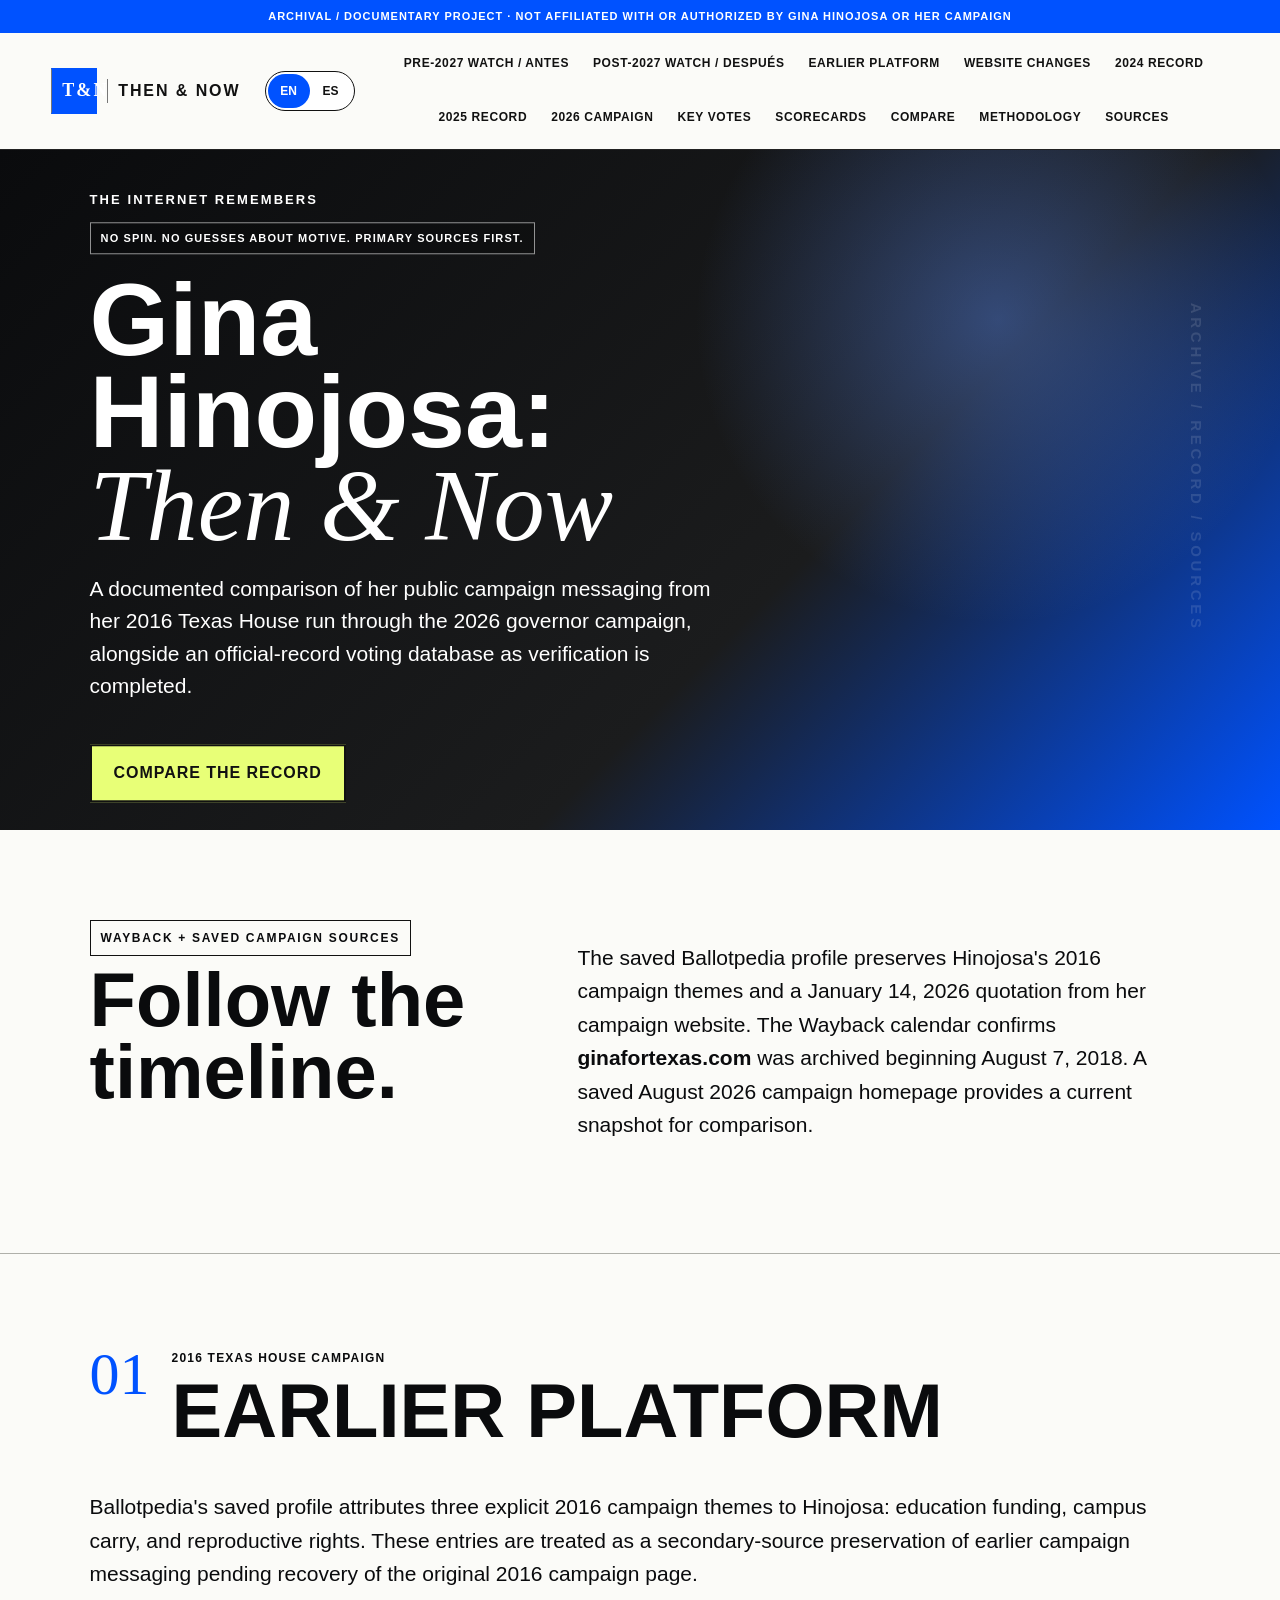
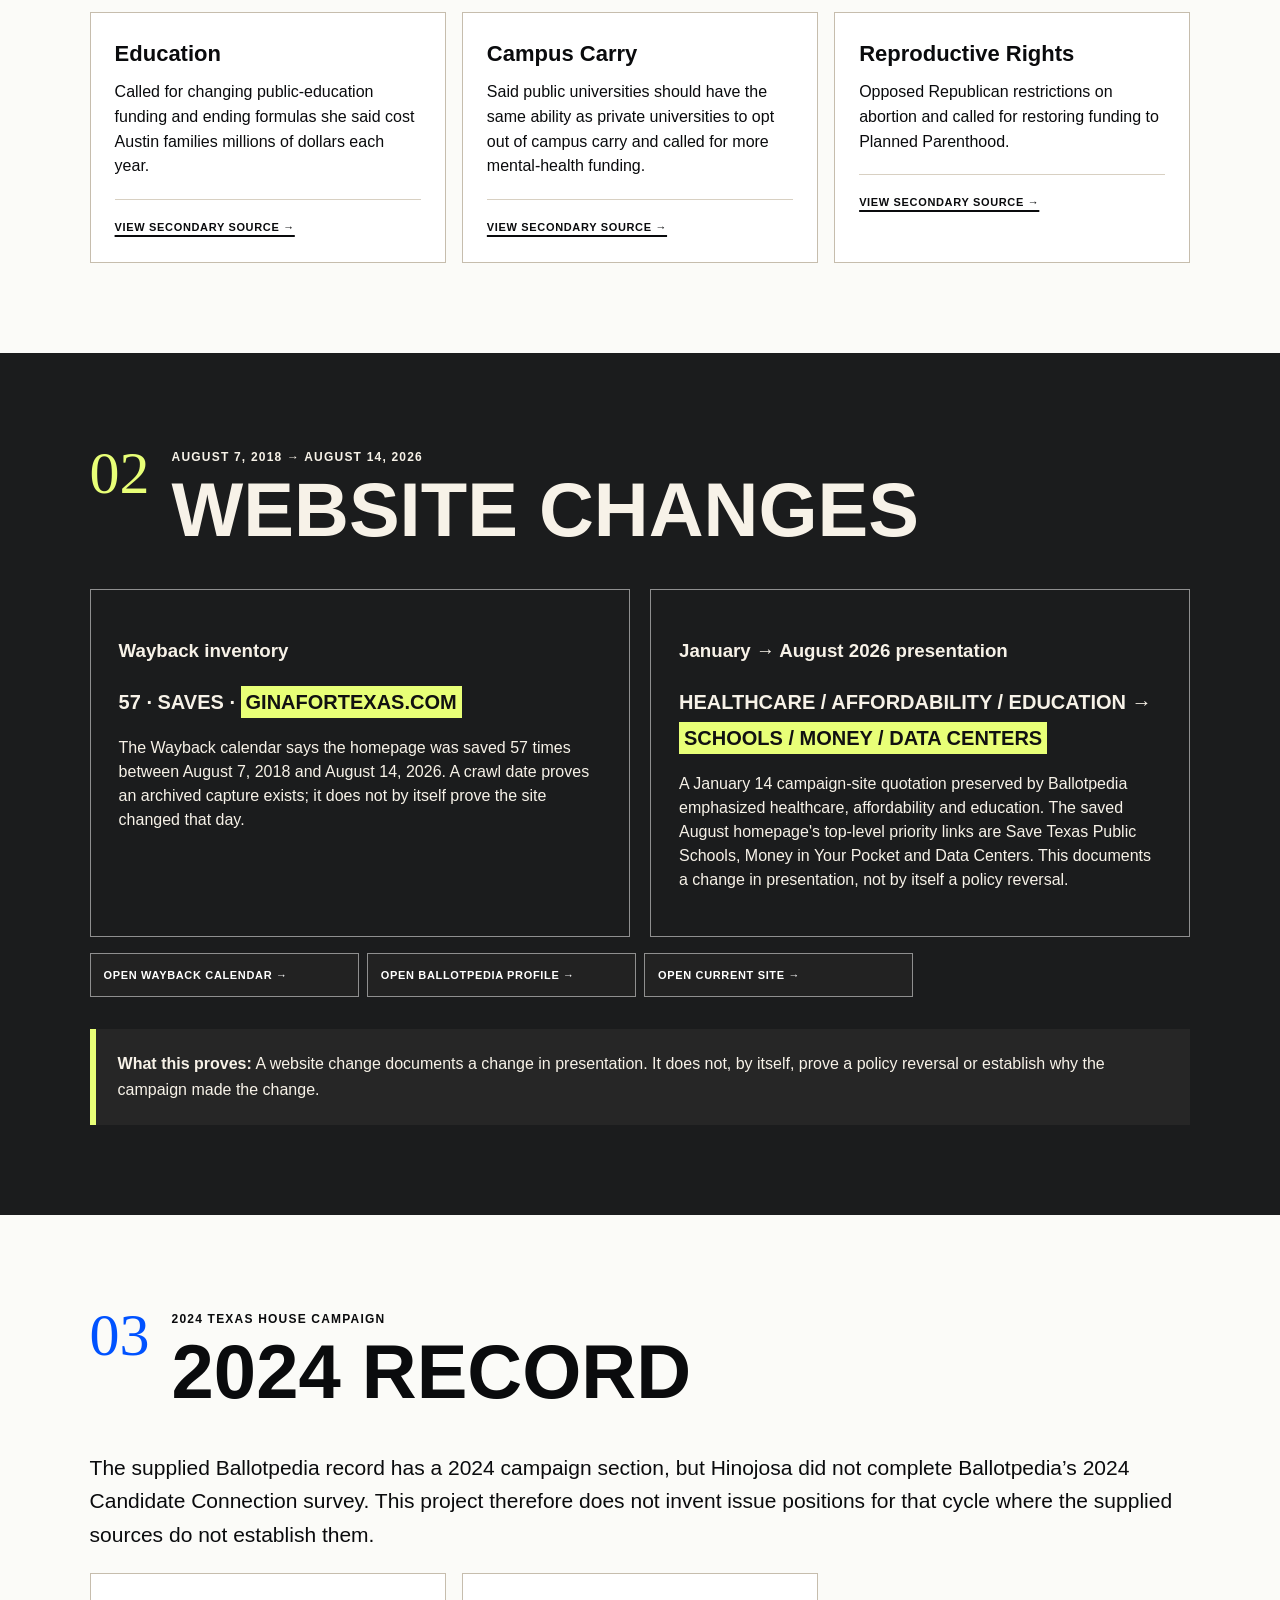
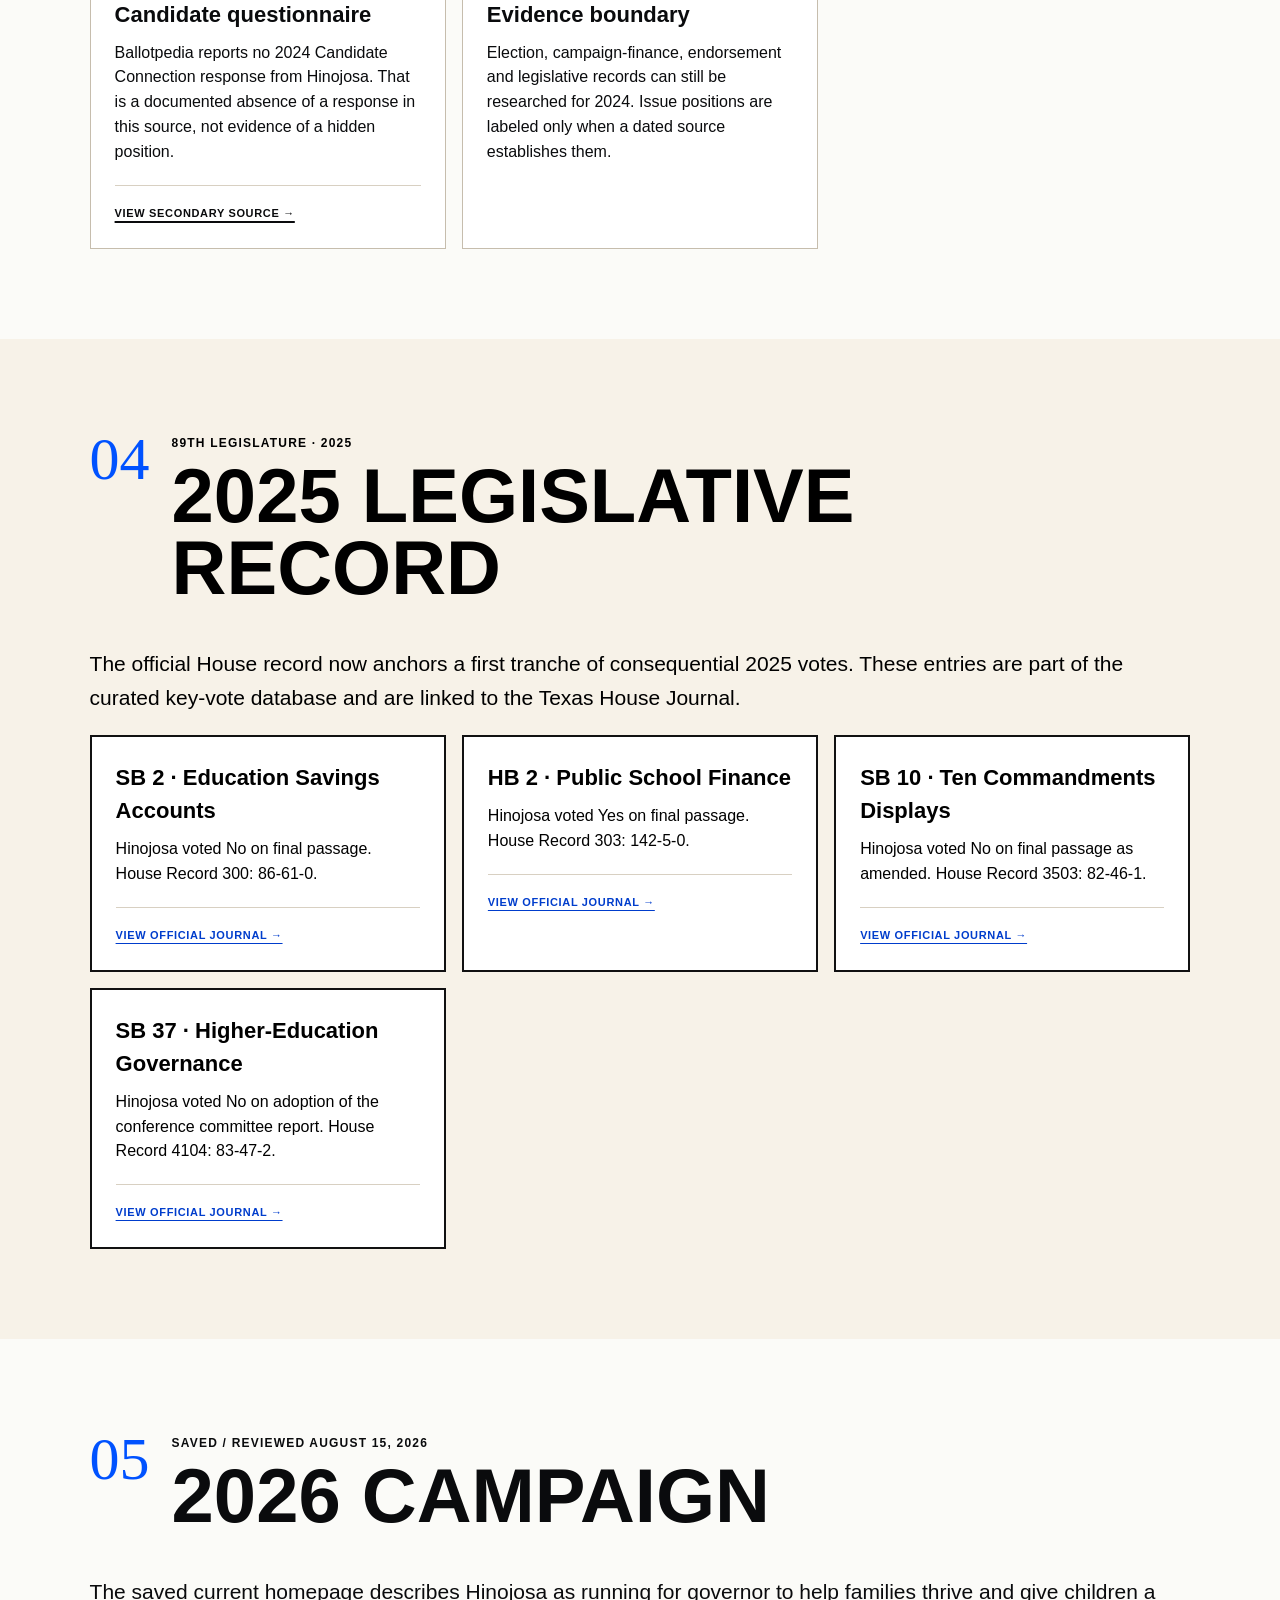
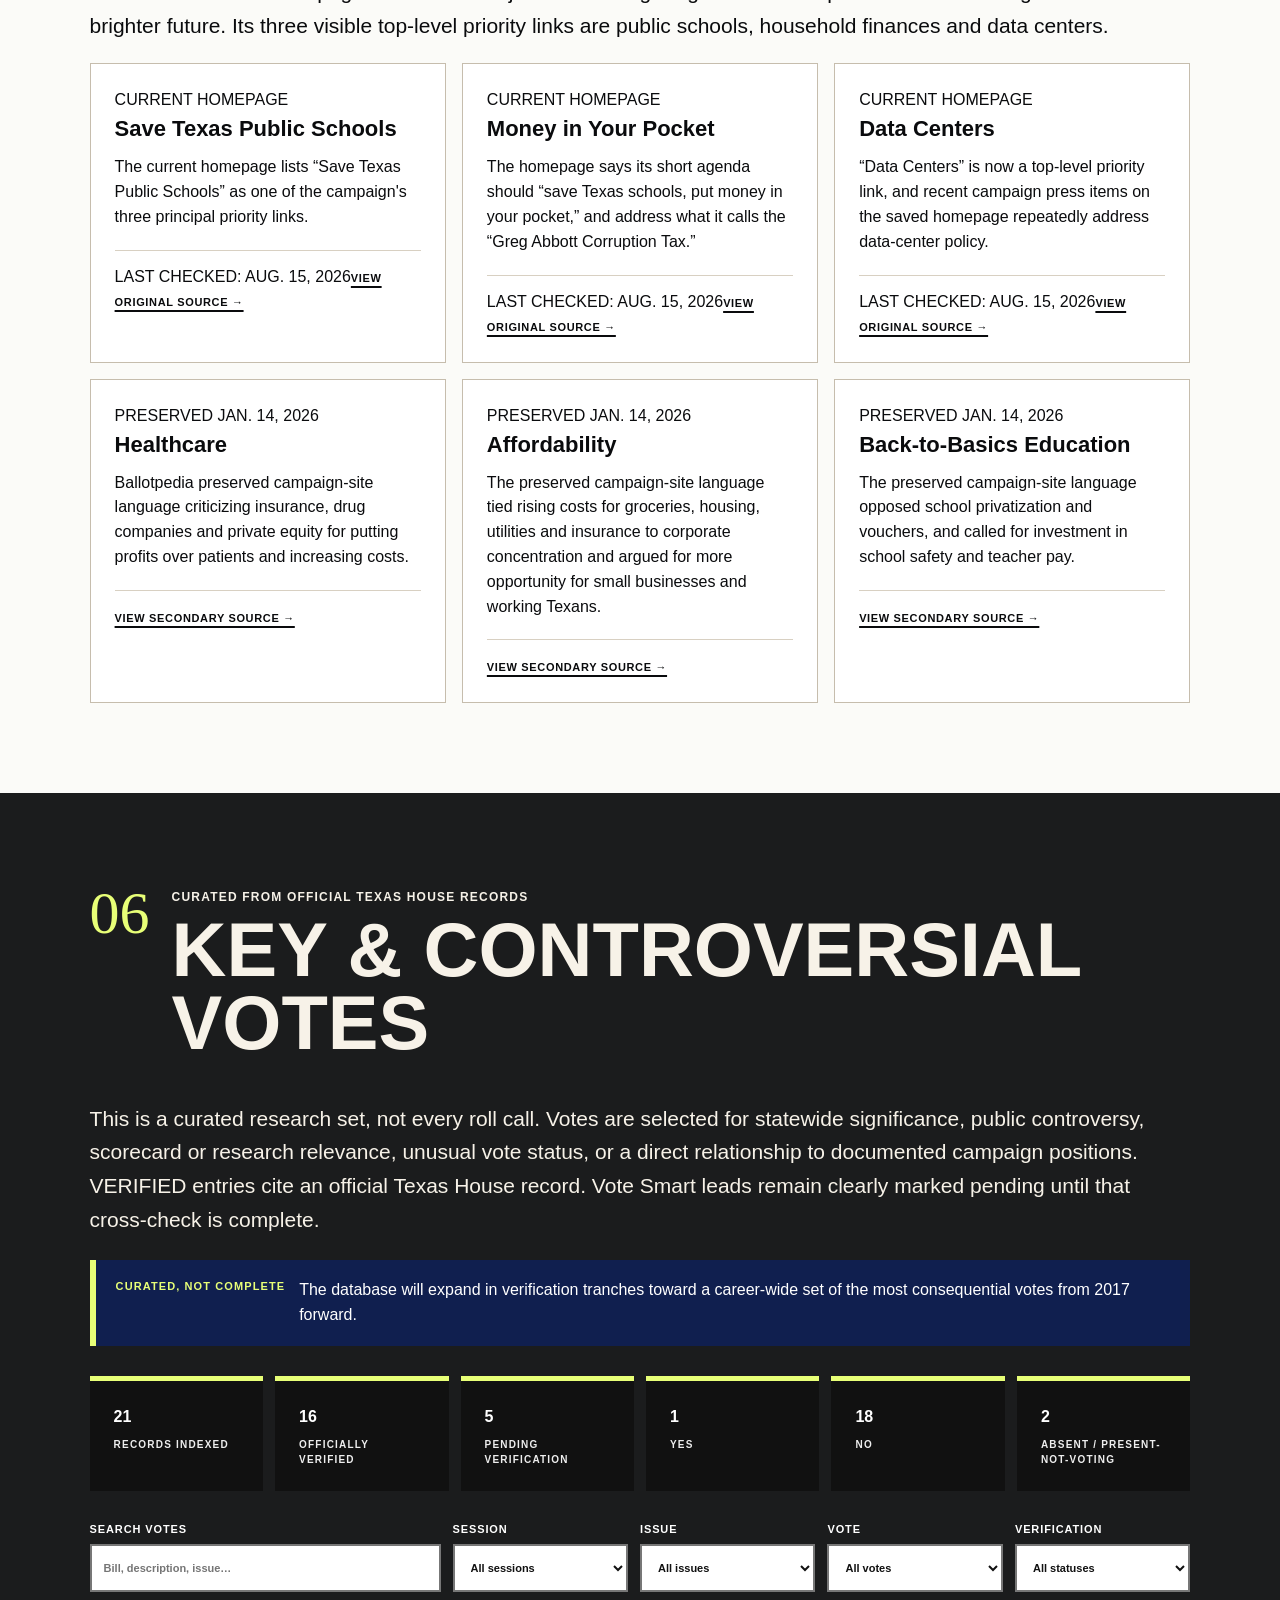
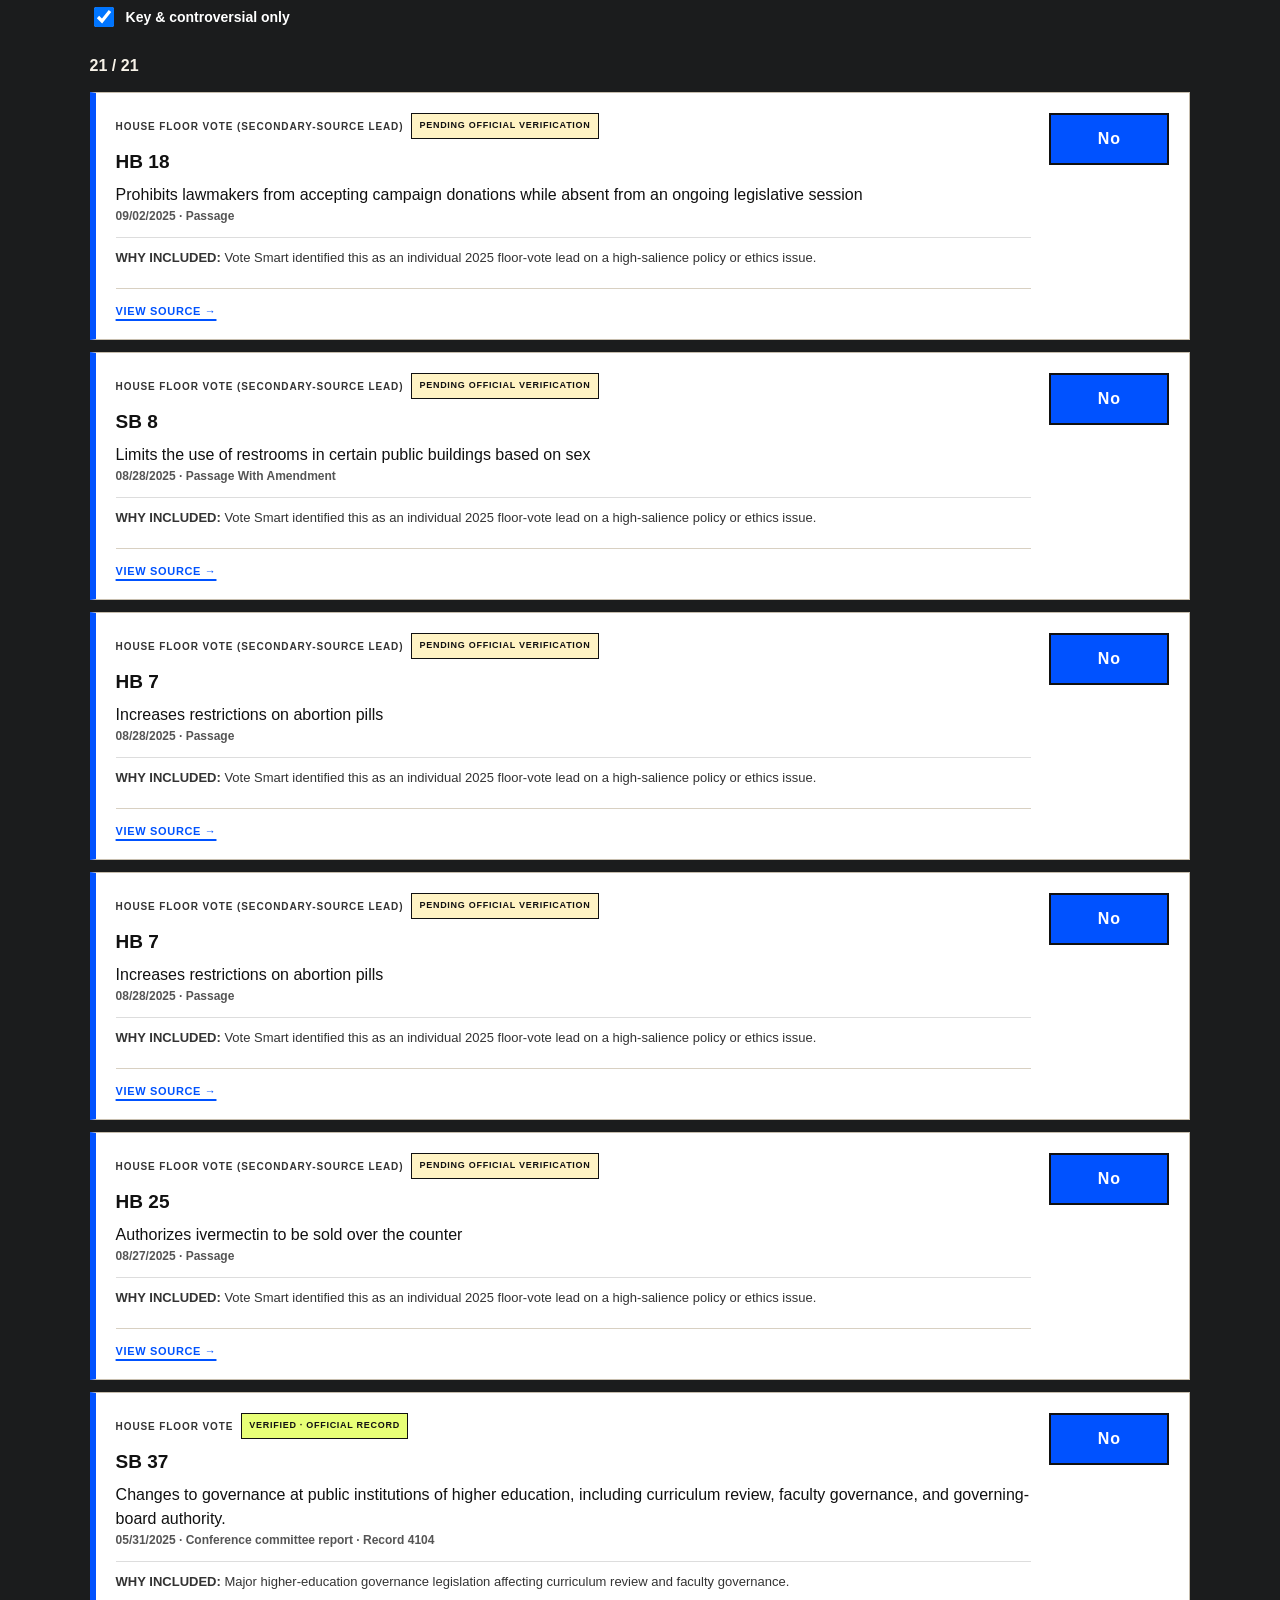
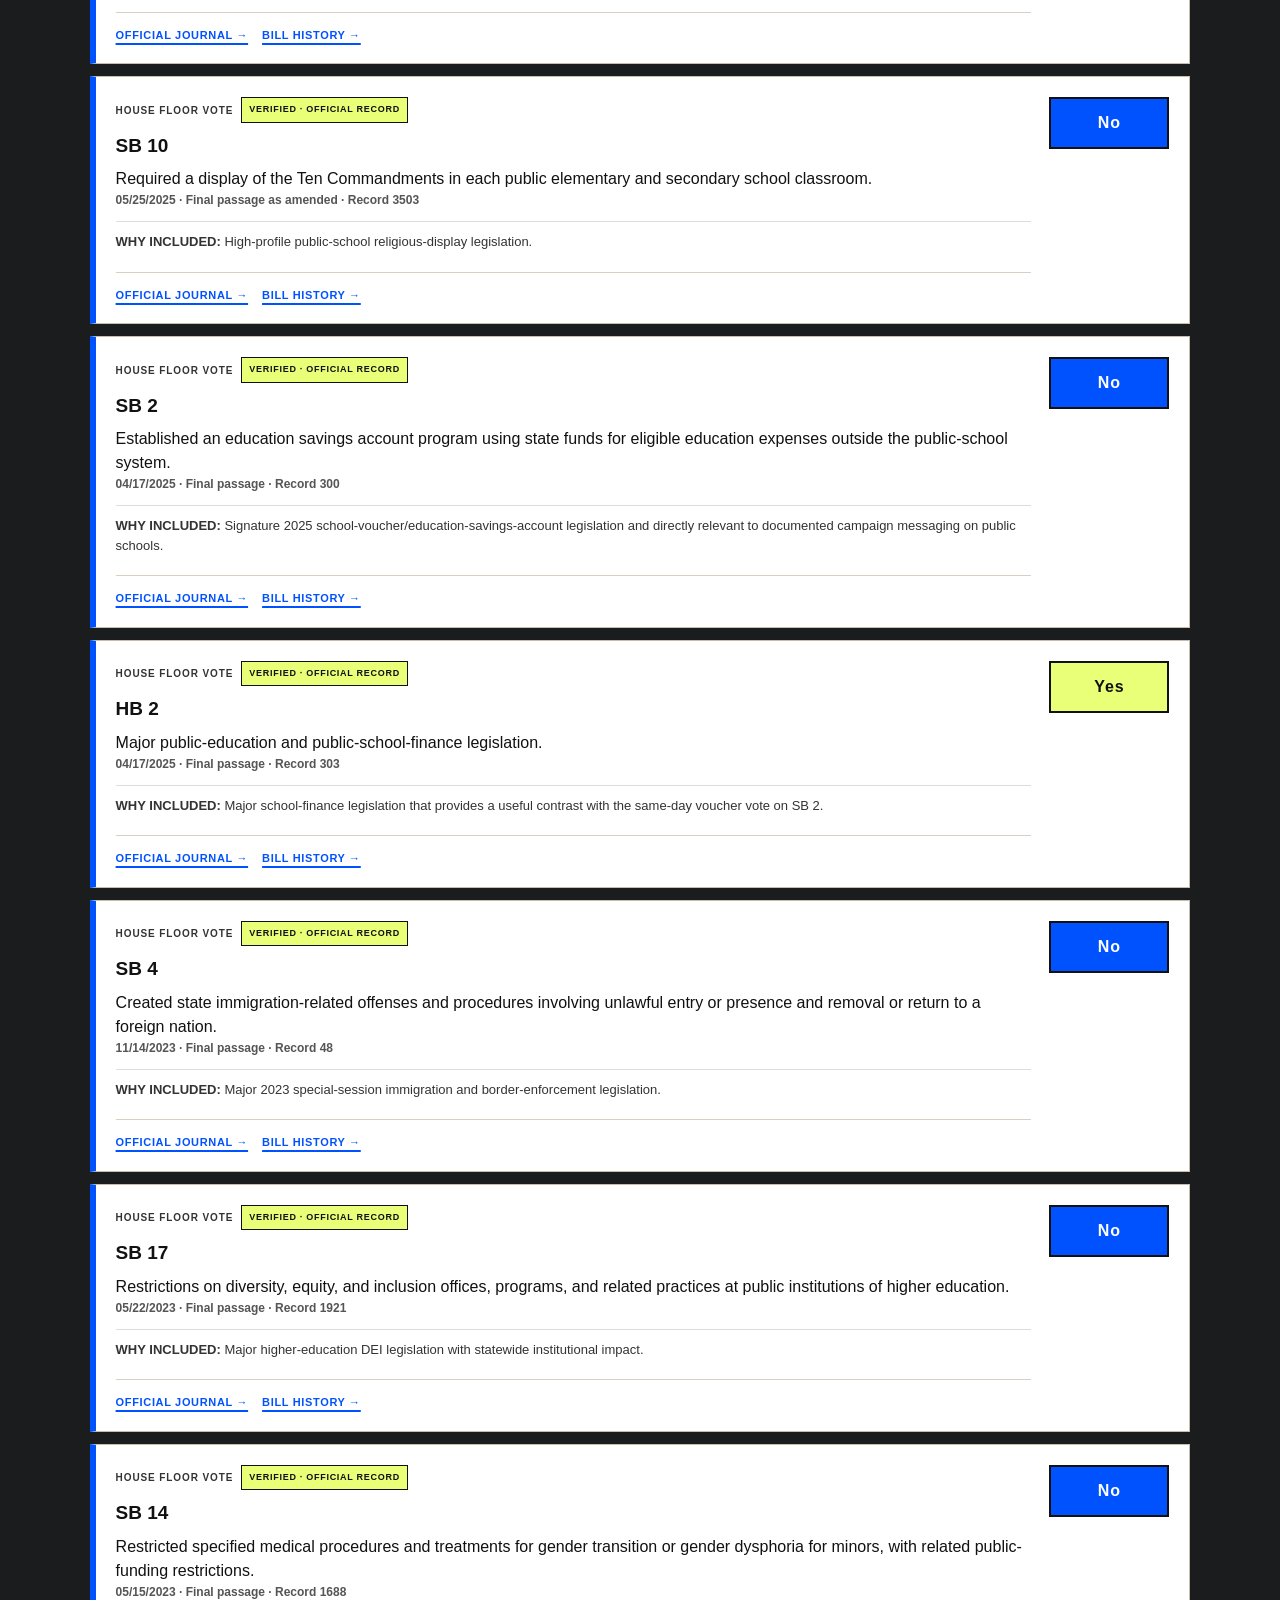
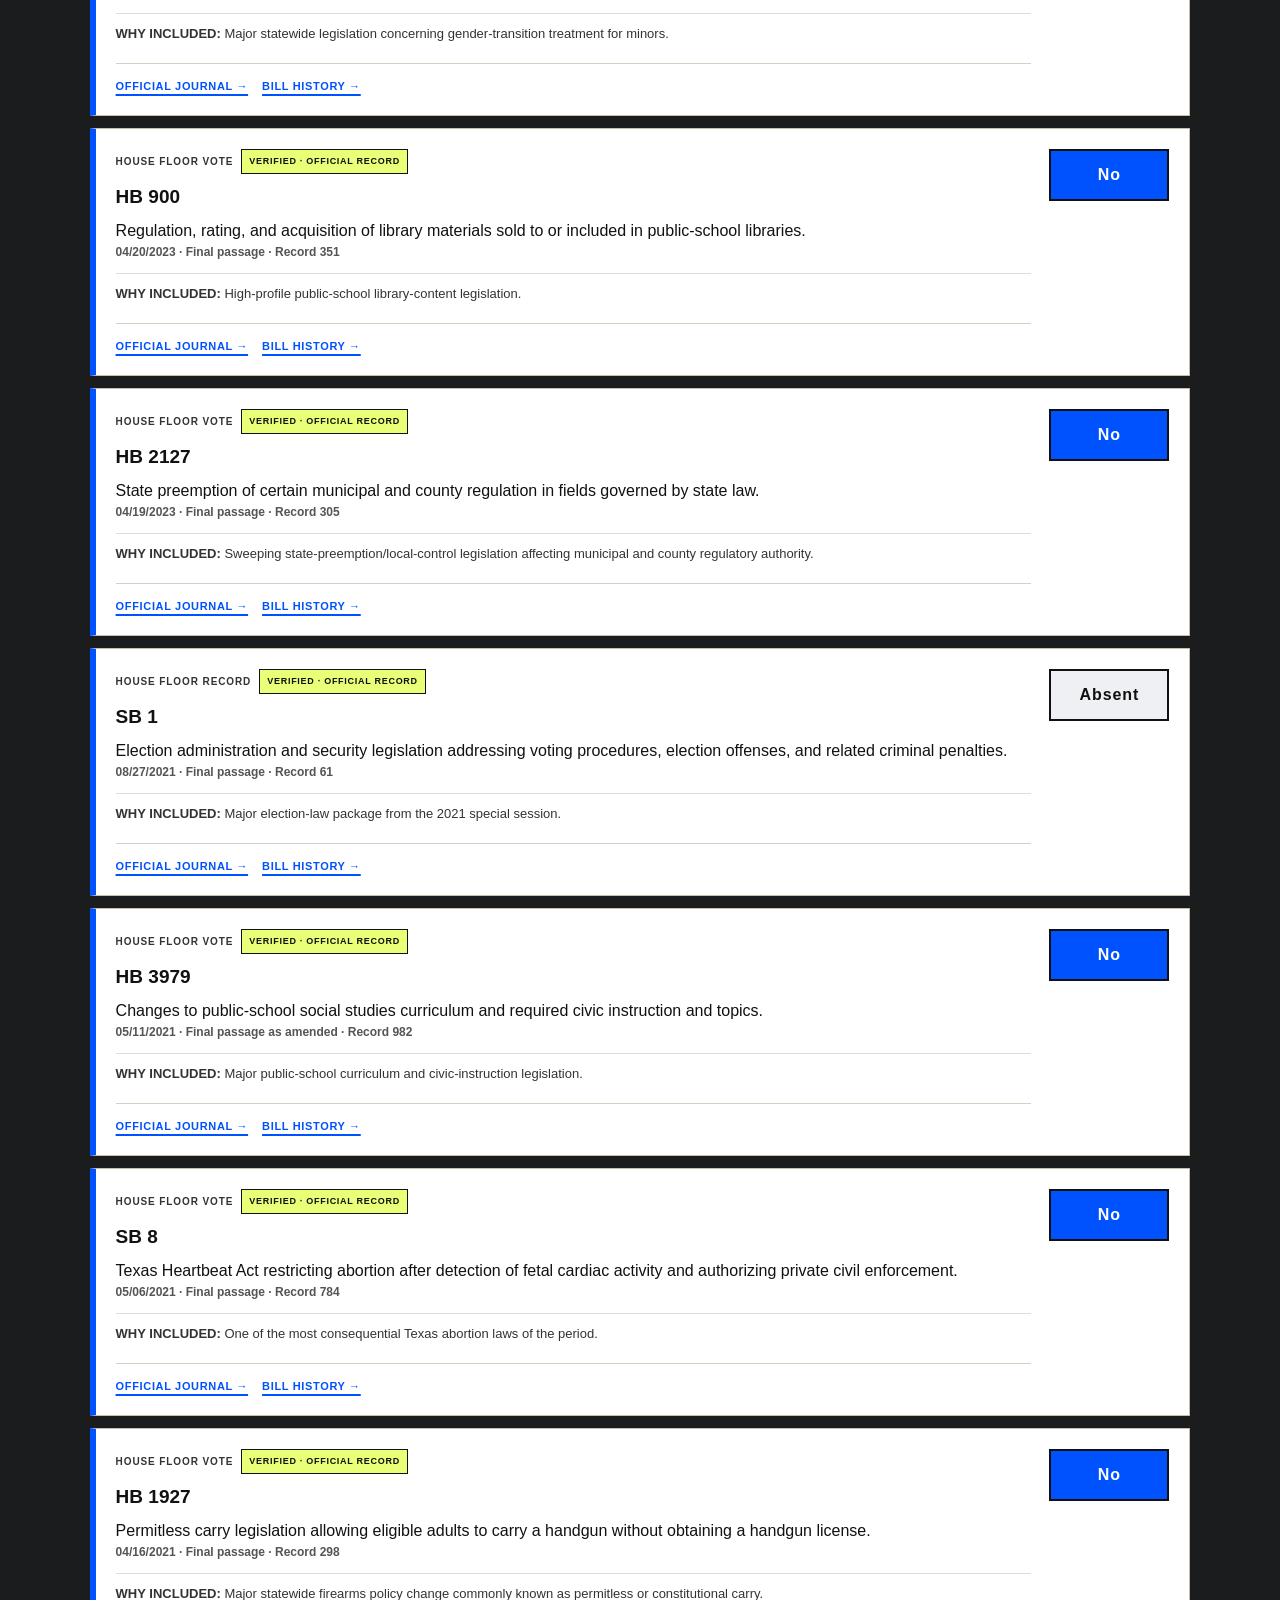
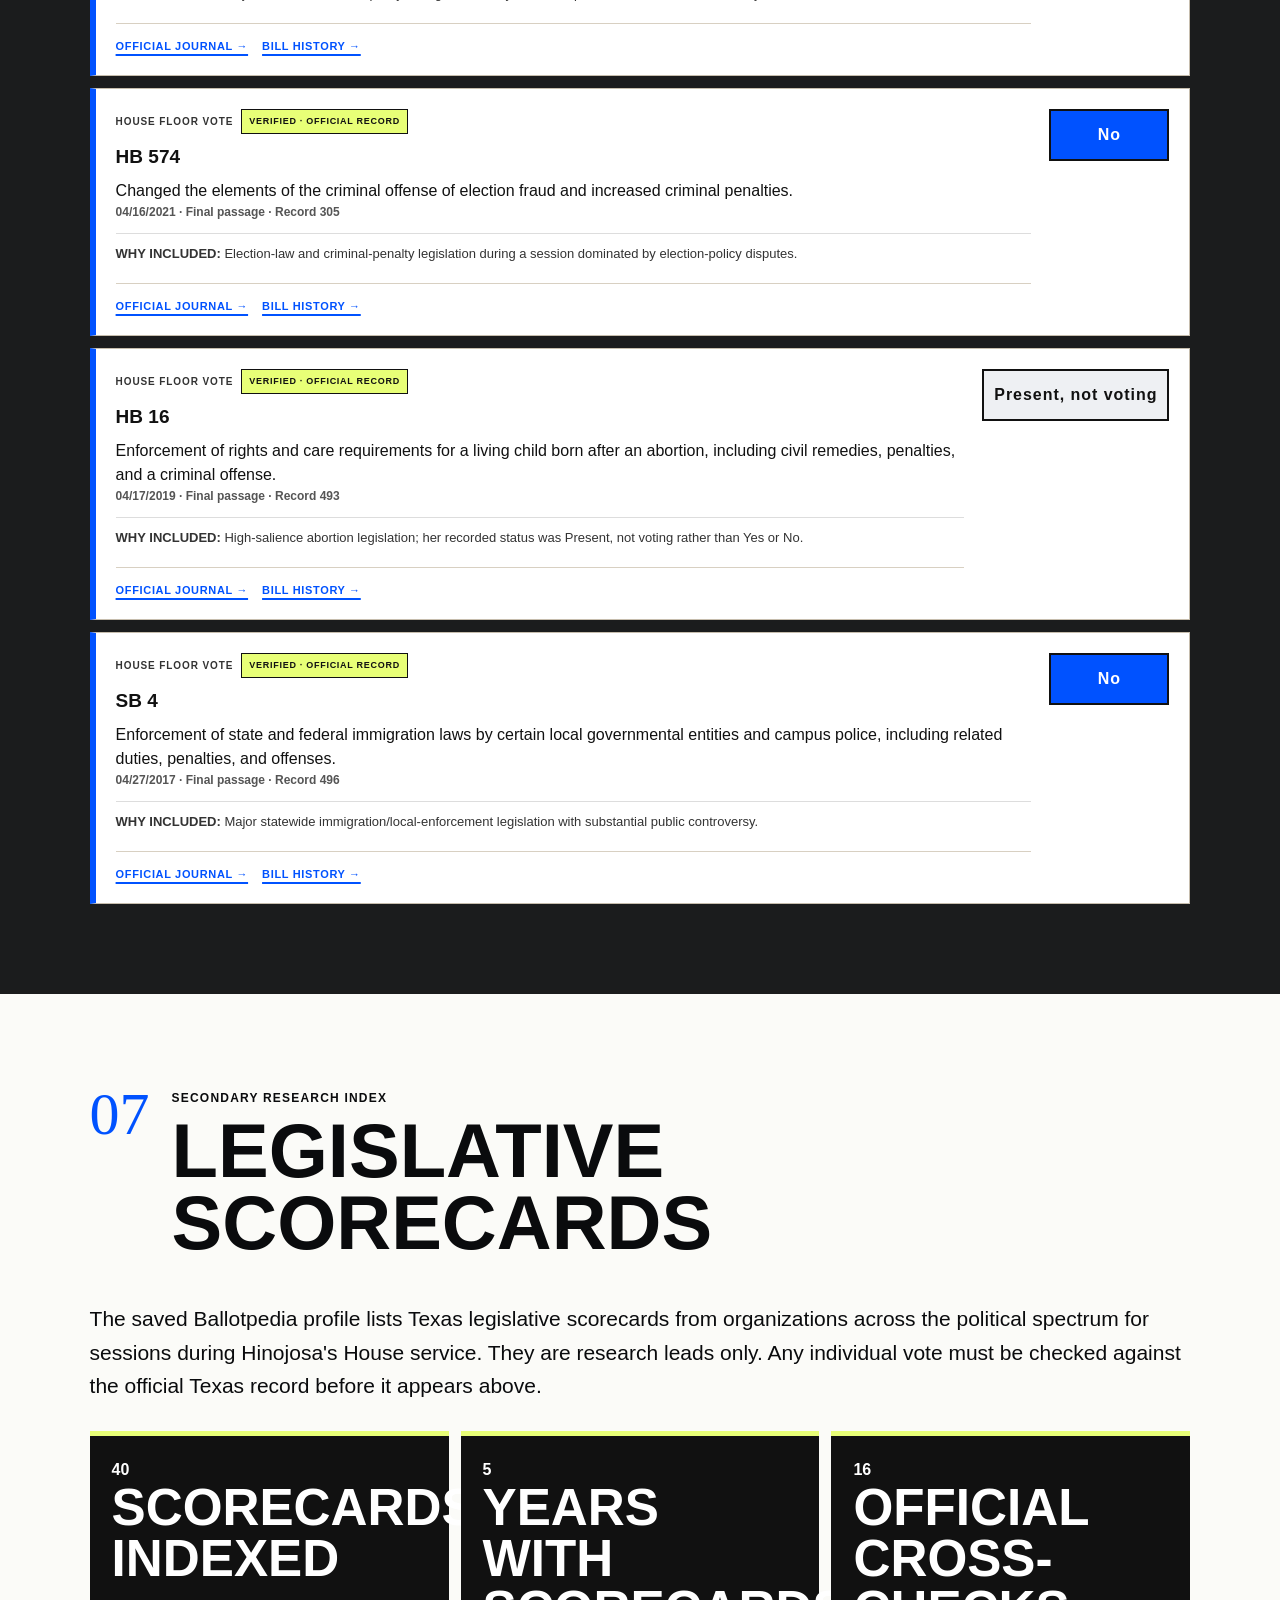
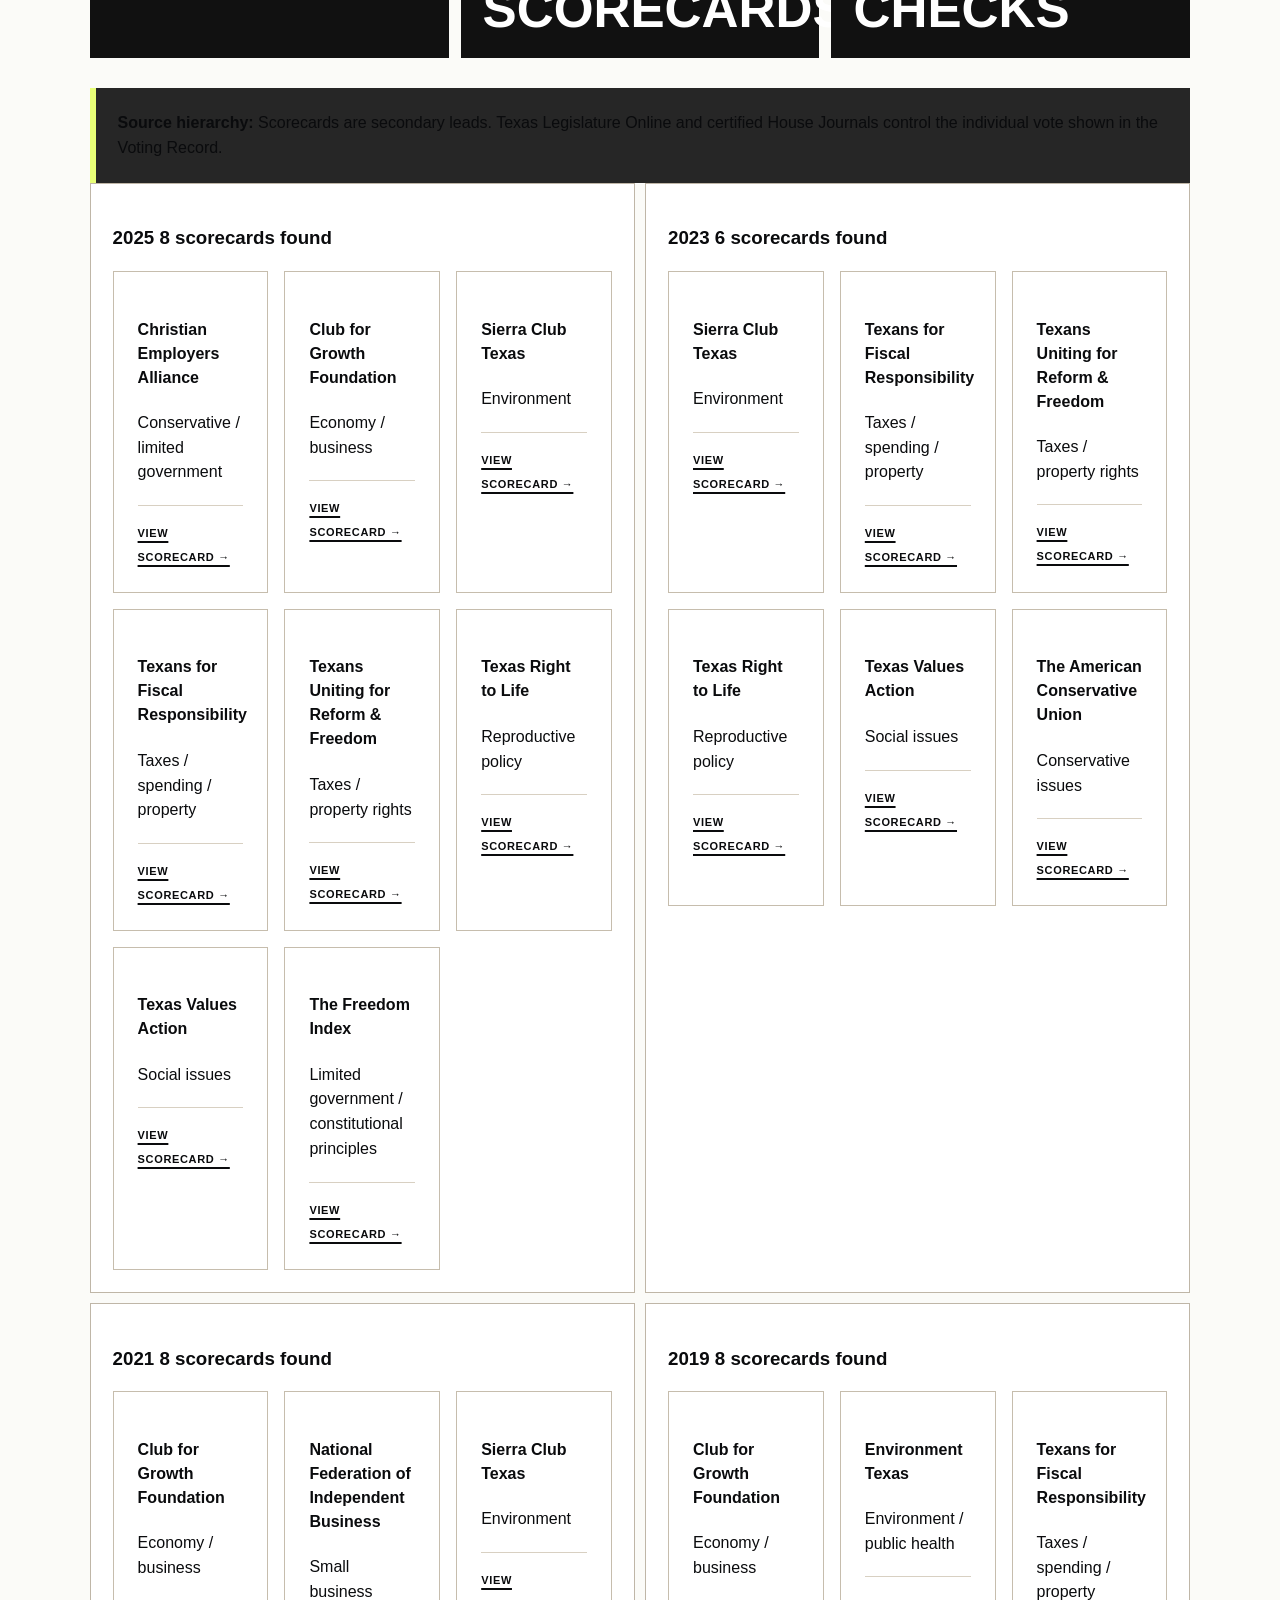
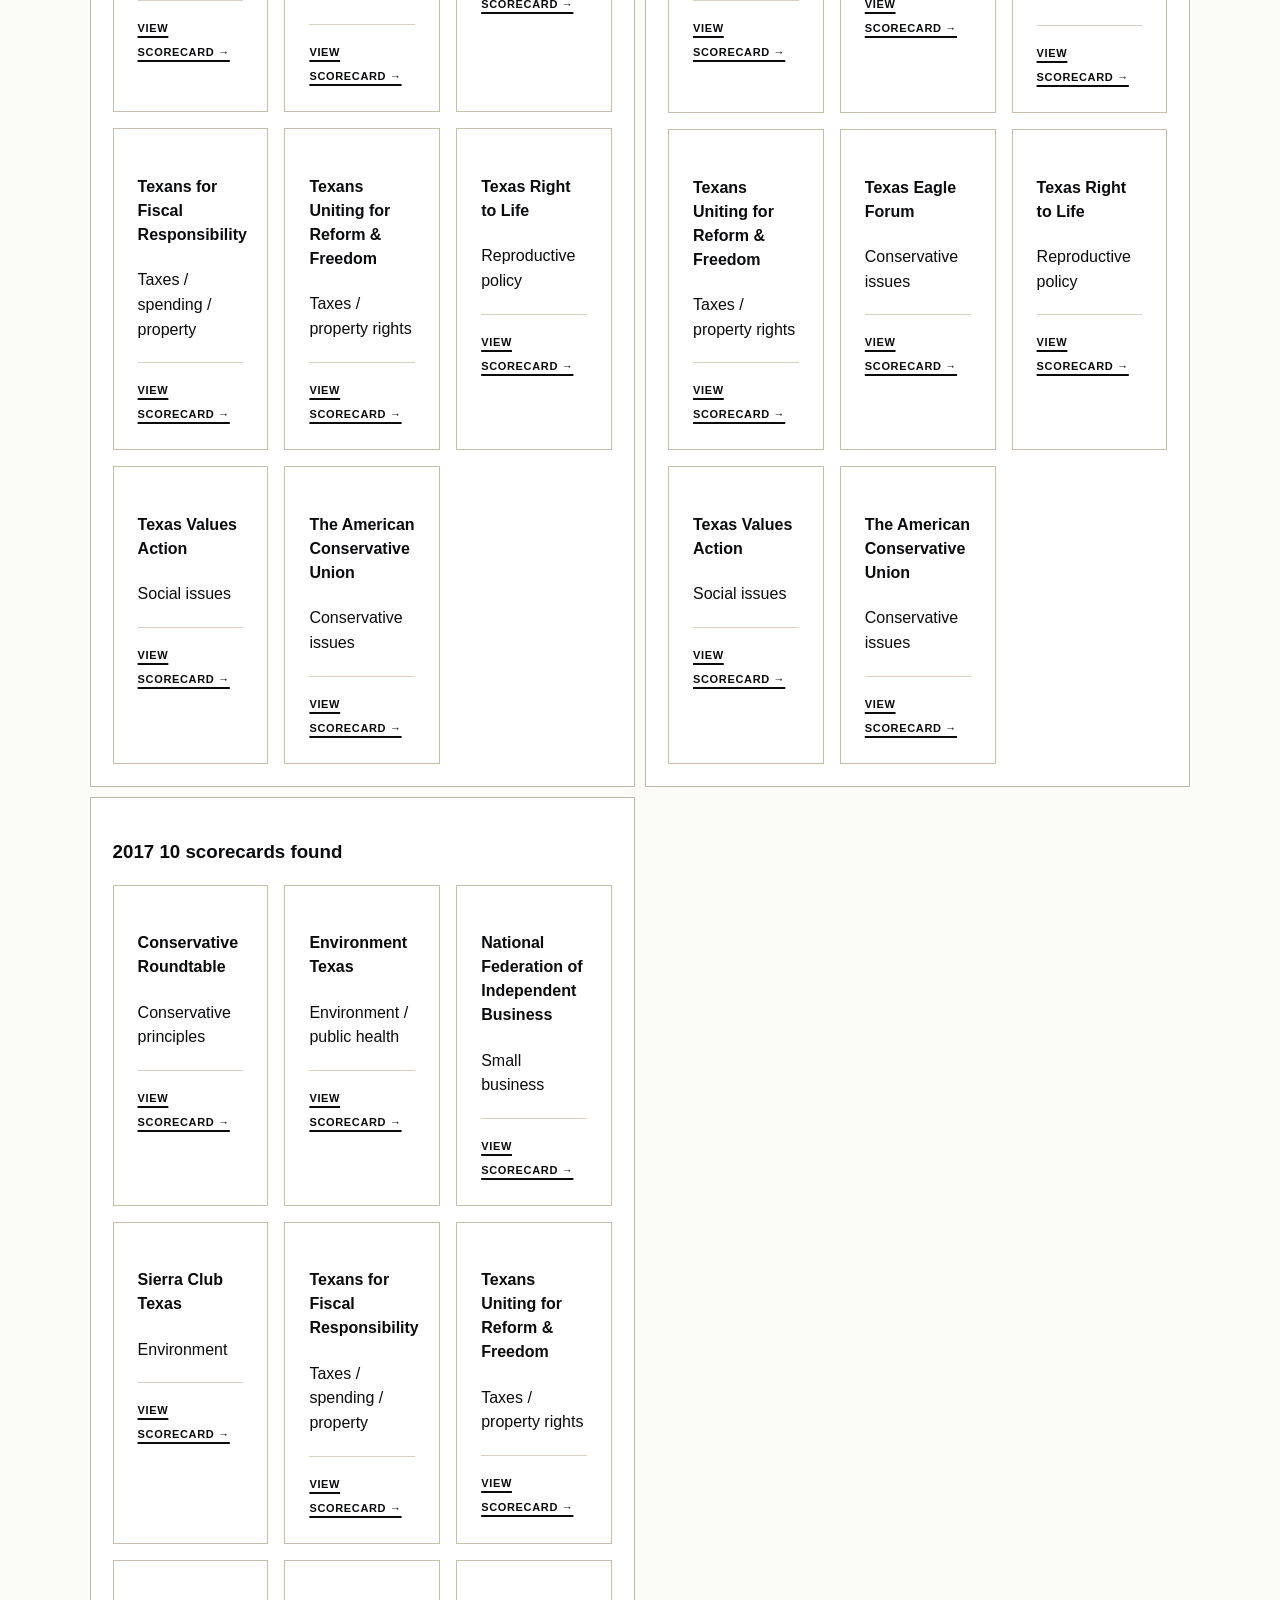
<file: index.html>
<!DOCTYPE html>
<html lang="en">
<head>
<meta charset="utf-8"/>
<meta name="viewport" content="width=device-width,initial-scale=1,viewport-fit=cover"/>
<meta name="description" content="An archival comparison of Gina Hinojosa campaign messaging, historical positions, and verified Texas House records."/>
<meta name="color-scheme" content="light"/>
<title>Gina Hinojosa Then &amp; Now | Archive</title>
<link href="styles.css" rel="stylesheet"/>

<style id="record2025-contrast-fix">
/* Hard override: 2025 Legislative Record must remain readable even if older CSS is cached. */
#record2025,
#record2025.record2025-light {
  background: #f7f2e8 !important;
  color: #000 !important;
}
#record2025 *,
#record2025 p,
#record2025 h2,
#record2025 h3,
#record2025 .lede,
#record2025 .sectionHead p,
#record2025 .sectionHead h2,
#record2025 .card,
#record2025 .card p,
#record2025 .card h3 {
  color: #000 !important;
  opacity: 1 !important;
  visibility: visible !important;
}
#record2025 .card {
  background: #fff !important;
  border: 2px solid #111 !important;
}
#record2025 .sectionHead > span {
  color: #0052ff !important;
}
#record2025 .claim-actions a {
  color: #003dcc !important;
  background: #fff !important;
  text-decoration: underline !important;
}
</style>

</head>
<body>
<a class="skip-link" data-i18n="skip" href="#main-content">Skip to main content</a>
<header class="top">
<div class="disclaimer" data-i18n="disclaimer">ARCHIVAL / DOCUMENTARY PROJECT · NOT AFFILIATED WITH OR AUTHORIZED BY GINA HINOJOSA OR HER CAMPAIGN</div>
<div class="navwrap">
<a aria-label="Gina Hinojosa Then and Now archive home" class="brand" href="#top"><span aria-hidden="true" class="archive-mark">T&amp;N</span><span data-i18n="brand">THEN &amp; NOW</span></a>
<div class="header-actions">
<div aria-label="Language / Idioma" class="language-switcher" role="group"><button aria-pressed="true" class="lang-btn is-active" data-lang="en" lang="en" type="button">EN</button><button aria-pressed="false" class="lang-btn" data-lang="es" lang="es" type="button">ES</button></div>
<button aria-controls="primary-nav" aria-expanded="false" class="menu-toggle" type="button"><span aria-hidden="true" class="menu-icon"></span><span data-i18n="menu">Menu</span></button>
</div>
<nav aria-label="Primary navigation" id="primary-nav"><a href="election-watch.html?period=before" aria-label="Pre-2027 watch / Vigilancia hasta 2026">PRE-2027 WATCH / ANTES</a><a href="election-watch.html?period=office" aria-label="Post-2027 watch / Vigilancia desde 2027">POST-2027 WATCH / DESPUÉS</a>
<a data-i18n="navEarlier" href="#platform">EARLIER PLATFORM</a><a data-i18n="navChanges" href="#changes">WEBSITE CHANGES</a><a data-i18n="nav2024" href="#record2024">2024 RECORD</a><a data-i18n="nav2025" href="#record2025">2025 RECORD</a><a data-i18n="nav2026" href="#campaign2026">2026 CAMPAIGN</a><a data-i18n="navVoting" href="#voting">VOTING RECORD</a><a data-i18n="navScorecards" href="#scorecards">SCORECARDS</a><a data-i18n="navCompare" href="#compare">COMPARE</a><a data-i18n="navMethod" href="#methodology">METHODOLOGY</a><a data-i18n="navSources" href="#sources">SOURCES</a>
</nav></div></header>
<main id="main-content" tabindex="-1">
<section aria-labelledby="hero-title" class="hero archive-hero" id="top"><div class="heroText"><p class="eyebrow" data-i18n="internetRemembers">THE INTERNET REMEMBERS</p><p class="archive-rule" data-i18n="archiveRule">NO SPIN. NO GUESSES ABOUT MOTIVE. PRIMARY SOURCES FIRST.</p><h1 id="hero-title"><span data-i18n="heroName">Gina Hinojosa:</span><br/><em data-i18n="heroThenNow">Then &amp; Now</em></h1><p data-i18n="heroDeck">A documented comparison of her public campaign messaging from her 2016 Texas House run through the 2026 governor campaign, alongside an official-record voting database as verification is completed.</p><a class="btn" data-i18n="compareRecord" href="#compare">COMPARE THE RECORD</a></div></section>

<section aria-labelledby="timeline-title" class="intro"><div><span class="stamp" data-i18n="waybackLive">WAYBACK + SAVED CAMPAIGN SOURCES</span><h2 data-i18n="followTimeline" id="timeline-title">Follow the timeline.</h2></div><p data-i18n="timelineText">The saved Ballotpedia profile preserves Hinojosa's 2016 campaign themes and a January 14, 2026 quotation from her campaign website. The Wayback calendar confirms <strong>ginafortexas.com</strong> was archived beginning August 7, 2018. A saved August 2026 campaign homepage provides a current snapshot for comparison.</p></section>

<section aria-labelledby="platform-title" class="section" id="platform"><div class="sectionHead"><span aria-hidden="true">01</span><div><p data-i18n="earlierDate">2016 Texas House campaign</p><h2 data-i18n="platformTitle" id="platform-title">EARLIER PLATFORM</h2></div></div><p class="lede" data-i18n="platformLede">Ballotpedia's saved profile attributes three explicit 2016 campaign themes to Hinojosa: education funding, campus carry, and reproductive rights. These entries are treated as a secondary-source preservation of earlier campaign messaging pending recovery of the original 2016 campaign page.</p><div class="cards">
<article class="card"><h3 data-i18n="educationTitle">Education</h3><p data-i18n="education2016">Called for changing public-education funding and ending formulas she said cost Austin families millions of dollars each year.</p><div class="claim-actions"><a data-i18n="viewSecondarySource" href="https://ballotpedia.org/Gina_Hinojosa" rel="noopener" target="_blank">VIEW SECONDARY SOURCE →</a></div></article>
<article class="card"><h3 data-i18n="campusCarryTitle">Campus Carry</h3><p data-i18n="campusCarry2016">Said public universities should have the same ability as private universities to opt out of campus carry and called for more mental-health funding.</p><div class="claim-actions"><a data-i18n="viewSecondarySource" href="https://ballotpedia.org/Gina_Hinojosa" rel="noopener" target="_blank">VIEW SECONDARY SOURCE →</a></div></article>
<article class="card"><h3 data-i18n="reproTitle">Reproductive Rights</h3><p data-i18n="repro2016">Opposed Republican restrictions on abortion and called for restoring funding to Planned Parenthood.</p><div class="claim-actions"><a data-i18n="viewSecondarySource" href="https://ballotpedia.org/Gina_Hinojosa" rel="noopener" target="_blank">VIEW SECONDARY SOURCE →</a></div></article>
</div></section>

<section aria-labelledby="changes-title" class="section dark" id="changes"><div class="sectionHead"><span aria-hidden="true">02</span><div><p data-i18n="archiveRange">August 7, 2018 → August 14, 2026</p><h2 data-i18n="changesTitle" id="changes-title">WEBSITE CHANGES</h2></div></div><div class="changeGrid"><div><h3 data-i18n="waybackInventory">Wayback inventory</h3><div class="navDemo">57 <b>·</b> SAVES <b>·</b> <mark>GINAFORTEXAS.COM</mark></div><p data-i18n="waybackInventoryText">The Wayback calendar says the homepage was saved 57 times between August 7, 2018 and August 14, 2026. A crawl date proves an archived capture exists; it does not by itself prove the site changed that day.</p></div><div><h3 data-i18n="janToAug">January → August 2026 presentation</h3><div class="navDemo">HEALTHCARE / AFFORDABILITY / EDUCATION <b>→</b> <mark>SCHOOLS / MONEY / DATA CENTERS</mark></div><p data-i18n="janToAugText">A January 14 campaign-site quotation preserved by Ballotpedia emphasized healthcare, affordability and education. The saved August homepage's top-level priority links are Save Texas Public Schools, Money in Your Pocket and Data Centers. This documents a change in presentation, not by itself a policy reversal.</p></div></div><div class="evidence-strip"><a data-i18n="openWayback" href="https://web.archive.org/web/*/https://ginafortexas.com/" rel="noopener" target="_blank">OPEN WAYBACK CALENDAR →</a><a data-i18n="openBallotpedia" href="https://ballotpedia.org/Gina_Hinojosa" rel="noopener" target="_blank">OPEN BALLOTPEDIA PROFILE →</a><a data-i18n="openCurrent" href="https://ginafortexas.com/" rel="noopener" target="_blank">OPEN CURRENT SITE →</a></div><div class="note"><strong data-i18n="whatProves">What this proves:</strong> <span data-i18n="whatProvesText">A website change documents a change in presentation. It does not, by itself, prove a policy reversal or establish why the campaign made the change.</span></div></section>


<section aria-labelledby="record2024-title" class="section" id="record2024"><div class="sectionHead"><span aria-hidden="true">03</span><div><p data-i18n="record2024Date">2024 Texas House campaign</p><h2 data-i18n="record2024Title" id="record2024-title">2024 RECORD</h2></div></div><p class="lede" data-i18n="record2024Lede">The supplied Ballotpedia record has a 2024 campaign section, but Hinojosa did not complete Ballotpedia’s 2024 Candidate Connection survey. This project therefore does not invent issue positions for that cycle where the supplied sources do not establish them.</p><div class="cards"><article class="card"><h3 data-i18n="record2024SurveyTitle">Candidate questionnaire</h3><p data-i18n="record2024SurveyText">Ballotpedia reports no 2024 Candidate Connection response from Hinojosa. That is a documented absence of a response in this source, not evidence of a hidden position.</p><div class="claim-actions"><a data-i18n="viewSecondarySource" href="https://ballotpedia.org/Gina_Hinojosa" rel="noopener" target="_blank">VIEW SECONDARY SOURCE →</a></div></article><article class="card"><h3 data-i18n="record2024EvidenceTitle">Evidence boundary</h3><p data-i18n="record2024EvidenceText">Election, campaign-finance, endorsement and legislative records can still be researched for 2024. Issue positions are labeled only when a dated source establishes them.</p></article></div></section>

<section aria-labelledby="record2025-title" class="section record2025-light" id="record2025"><div class="sectionHead"><span aria-hidden="true">04</span><div><p data-i18n="record2025Date">89th Legislature · 2025</p><h2 data-i18n="record2025Title" id="record2025-title">2025 LEGISLATIVE RECORD</h2></div></div><p class="lede" data-i18n="record2025Lede">The official House record now anchors a first tranche of consequential 2025 votes. These entries are part of the curated key-vote database and are linked to the Texas House Journal.</p><div class="cards"><article class="card"><h3 data-i18n="voucherTitle">SB 2 · Education Savings Accounts</h3><p data-i18n="voucherText">Hinojosa voted No on final passage. House Record 300: 86-61-0.</p><div class="claim-actions"><a data-i18n="viewOfficialJournal" href="https://journals.house.texas.gov/hjrnl/89r/pdf/89RDAY46FINAL.PDF" rel="noopener" target="_blank">VIEW OFFICIAL JOURNAL →</a></div></article><article class="card"><h3 data-i18n="schoolFinanceTitle">HB 2 · Public School Finance</h3><p data-i18n="schoolFinanceText">Hinojosa voted Yes on final passage. House Record 303: 142-5-0.</p><div class="claim-actions"><a data-i18n="viewOfficialJournal" href="https://journals.house.texas.gov/hjrnl/89r/pdf/89RDAY46FINAL.PDF" rel="noopener" target="_blank">VIEW OFFICIAL JOURNAL →</a></div></article><article class="card"><h3 data-i18n="tenCommandmentsTitle">SB 10 · Ten Commandments Displays</h3><p data-i18n="tenCommandmentsText">Hinojosa voted No on final passage as amended. House Record 3503: 82-46-1.</p><div class="claim-actions"><a data-i18n="viewOfficialJournal" href="https://journals.house.texas.gov/hjrnl/89r/pdf/89RDAY73FINAL.PDF" rel="noopener" target="_blank">VIEW OFFICIAL JOURNAL →</a></div></article><article class="card"><h3 data-i18n="higherEdTitle">SB 37 · Higher-Education Governance</h3><p data-i18n="higherEdText">Hinojosa voted No on adoption of the conference committee report. House Record 4104: 83-47-2.</p><div class="claim-actions"><a data-i18n="viewOfficialJournal" href="https://journals.house.texas.gov/HJRNL/89R/HTML/89RDAY79FINAL.HTM" rel="noopener" target="_blank">VIEW OFFICIAL JOURNAL →</a></div></article></div></section>

<section aria-labelledby="campaign-title" class="section" id="campaign2026"><div class="sectionHead"><span aria-hidden="true">05</span><div><p data-i18n="reviewed">Saved / reviewed August 15, 2026</p><h2 data-i18n="campaignTitle" id="campaign-title">2026 CAMPAIGN</h2></div></div><p class="lede" data-i18n="campaignLede">The saved current homepage describes Hinojosa as running for governor to help families thrive and give children a brighter future. Its three visible top-level priority links are public schools, household finances and data centers.</p><div class="cards">
<article class="card"><span class="currentBadge" data-i18n="currentPosition">CURRENT HOMEPAGE</span><h3 data-i18n="schoolsTitle">Save Texas Public Schools</h3><p data-i18n="schoolsText">The current homepage lists “Save Texas Public Schools” as one of the campaign's three principal priority links.</p><div class="claim-actions"><span data-i18n="checked">LAST CHECKED: AUG. 15, 2026</span><a data-i18n="viewOriginal" href="https://ginafortexas.com/" rel="noopener" target="_blank">VIEW ORIGINAL SOURCE →</a></div></article>
<article class="card"><span class="currentBadge" data-i18n="currentPosition">CURRENT HOMEPAGE</span><h3 data-i18n="moneyTitle">Money in Your Pocket</h3><p data-i18n="moneyText">The homepage says its short agenda should “save Texas schools, put money in your pocket,” and address what it calls the “Greg Abbott Corruption Tax.”</p><div class="claim-actions"><span data-i18n="checked">LAST CHECKED: AUG. 15, 2026</span><a data-i18n="viewOriginal" href="https://ginafortexas.com/" rel="noopener" target="_blank">VIEW ORIGINAL SOURCE →</a></div></article>
<article class="card"><span class="currentBadge" data-i18n="currentPosition">CURRENT HOMEPAGE</span><h3 data-i18n="dataCentersTitle">Data Centers</h3><p data-i18n="dataCentersText">“Data Centers” is now a top-level priority link, and recent campaign press items on the saved homepage repeatedly address data-center policy.</p><div class="claim-actions"><span data-i18n="checked">LAST CHECKED: AUG. 15, 2026</span><a data-i18n="viewOriginal" href="https://ginafortexas.com/" rel="noopener" target="_blank">VIEW ORIGINAL SOURCE →</a></div></article>
<article class="card"><span class="currentBadge" data-i18n="preservedJan">PRESERVED JAN. 14, 2026</span><h3 data-i18n="healthTitle">Healthcare</h3><p data-i18n="healthText">Ballotpedia preserved campaign-site language criticizing insurance, drug companies and private equity for putting profits over patients and increasing costs.</p><div class="claim-actions"><a data-i18n="viewSecondarySource" href="https://ballotpedia.org/Gina_Hinojosa" rel="noopener" target="_blank">VIEW SECONDARY SOURCE →</a></div></article>
<article class="card"><span class="currentBadge" data-i18n="preservedJan">PRESERVED JAN. 14, 2026</span><h3 data-i18n="affordableTitle">Affordability</h3><p data-i18n="affordableText">The preserved campaign-site language tied rising costs for groceries, housing, utilities and insurance to corporate concentration and argued for more opportunity for small businesses and working Texans.</p><div class="claim-actions"><a data-i18n="viewSecondarySource" href="https://ballotpedia.org/Gina_Hinojosa" rel="noopener" target="_blank">VIEW SECONDARY SOURCE →</a></div></article>
<article class="card"><span class="currentBadge" data-i18n="preservedJan">PRESERVED JAN. 14, 2026</span><h3 data-i18n="education2026Title">Back-to-Basics Education</h3><p data-i18n="education2026Text">The preserved campaign-site language opposed school privatization and vouchers, and called for investment in school safety and teacher pay.</p><div class="claim-actions"><a data-i18n="viewSecondarySource" href="https://ballotpedia.org/Gina_Hinojosa" rel="noopener" target="_blank">VIEW SECONDARY SOURCE →</a></div></article>
</div></section>

<section aria-labelledby="voting-record-title" class="section dark" id="voting">
<div class="sectionHead"><span aria-hidden="true">06</span><div><p data-i18n="officialHouse">CURATED FROM OFFICIAL TEXAS HOUSE RECORDS</p><h2 data-i18n="votingRecordTitle" id="voting-record-title">KEY &amp; CONTROVERSIAL VOTES</h2></div></div>
<p class="lede" data-i18n="votingLede">This is a curated research set, not every roll call. Votes are selected for statewide significance, public controversy, scorecard or research relevance, unusual vote status, or a direct relationship to documented campaign positions. VERIFIED entries cite an official Texas House record. Vote Smart leads remain clearly marked pending until that cross-check is complete.</p>
<div class="evidenceNote" role="note"><strong data-i18n="curatedNotComplete">CURATED, NOT COMPLETE</strong><span data-i18n="curatedExplainer">The database will expand in verification tranches toward a career-wide set of the most consequential votes from 2017 forward.</span></div>
<div class="voteStats">
<div><strong id="vote-total">21</strong><small data-i18n="recordsIndexed">RECORDS INDEXED</small></div>
<div><strong id="vote-verified">16</strong><small data-i18n="officialVerified">OFFICIALLY VERIFIED</small></div>
<div><strong id="vote-pending">5</strong><small data-i18n="pendingVerification">PENDING VERIFICATION</small></div>
<div><strong id="vote-yes">1</strong><small data-i18n="yesVotes">YES</small></div>
<div><strong id="vote-no">18</strong><small data-i18n="noVotes">NO</small></div>
<div><strong id="vote-absent">2</strong><small data-i18n="nonVoteStatuses">ABSENT / PRESENT-NOT-VOTING</small></div>
</div>
<div class="voteTools">
<label><span data-i18n="searchVotes">Search votes</span><input id="vote-search" data-i18n-placeholder="searchPlaceholder" type="search" placeholder="Bill, description, issue…"/></label>
<label><span data-i18n="sessionLabel">Session</span><select id="vote-session"></select></label>
<label><span data-i18n="categoryLabel">Issue</span><select id="vote-category"></select></label>
<label><span data-i18n="voteLabel">Vote</span><select id="vote-value"></select></label>
<label><span data-i18n="verificationLabel">Verification</span><select id="vote-verification"></select></label>
<label class="checkboxLabel"><input id="vote-key-only" type="checkbox" checked/><span data-i18n="keyOnly">Key votes only</span></label>
</div>
<p id="vote-status" class="data-status" role="status"></p>
<div id="vote-results" class="voteResults"><article class="voteCard staticVoteCard"><div class="voteMain"><div class="voteTopline"><span class="voteType">HOUSE FLOOR VOTE (SECONDARY-SOURCE LEAD)</span><span class="verifyBadge pending">PENDING OFFICIAL VERIFICATION</span></div><h3>HB 18</h3><p>Prohibits lawmakers from accepting campaign donations while absent from an ongoing legislative session</p><p class="voteMeta">09/02/2025 · Passage</p><p class="whyIncluded"><strong>WHY INCLUDED:</strong> Vote Smart identified this as an individual 2025 floor-vote lead on a high-salience policy or ethics issue.</p><div class="claim-actions"><a href="https://votesmart.org/bill/41318/114525/166708/gina-hinojosa-voted-nay-passage-hb-18-special-session-prohibits-lawmakers-from-accepting-campaign-donations-while-absent-from-an-ongoing-legislative-session#114525" target="_blank" rel="noopener">VIEW SOURCE →</a></div></div><div class="voteChoice no">No</div></article><article class="voteCard staticVoteCard"><div class="voteMain"><div class="voteTopline"><span class="voteType">HOUSE FLOOR VOTE (SECONDARY-SOURCE LEAD)</span><span class="verifyBadge pending">PENDING OFFICIAL VERIFICATION</span></div><h3>SB 8</h3><p>Limits the use of restrooms in certain public buildings based on sex</p><p class="voteMeta">08/28/2025 · Passage With Amendment</p><p class="whyIncluded"><strong>WHY INCLUDED:</strong> Vote Smart identified this as an individual 2025 floor-vote lead on a high-salience policy or ethics issue.</p><div class="claim-actions"><a href="https://votesmart.org/bill/41330/114590/166708/gina-hinojosa-voted-nay-passage-with-amendment-sb-8-2nd-special-session-limits-the-use-of-restrooms-in-certain-public-buildings-based-on-sex#114590" target="_blank" rel="noopener">VIEW SOURCE →</a></div></div><div class="voteChoice no">No</div></article><article class="voteCard staticVoteCard"><div class="voteMain"><div class="voteTopline"><span class="voteType">HOUSE FLOOR VOTE (SECONDARY-SOURCE LEAD)</span><span class="verifyBadge pending">PENDING OFFICIAL VERIFICATION</span></div><h3>HB 7</h3><p>Increases restrictions on abortion pills</p><p class="voteMeta">08/28/2025 · Passage</p><p class="whyIncluded"><strong>WHY INCLUDED:</strong> Vote Smart identified this as an individual 2025 floor-vote lead on a high-salience policy or ethics issue.</p><div class="claim-actions"><a href="https://votesmart.org/bill/41316/114519/166708/gina-hinojosa-voted-nay-passage-hb-7-increases-restrictions-on-abortion-pills#114519" target="_blank" rel="noopener">VIEW SOURCE →</a></div></div><div class="voteChoice no">No</div></article><article class="voteCard staticVoteCard"><div class="voteMain"><div class="voteTopline"><span class="voteType">HOUSE FLOOR VOTE (SECONDARY-SOURCE LEAD)</span><span class="verifyBadge pending">PENDING OFFICIAL VERIFICATION</span></div><h3>HB 7</h3><p>Increases restrictions on abortion pills</p><p class="voteMeta">08/28/2025 · Passage</p><p class="whyIncluded"><strong>WHY INCLUDED:</strong> Vote Smart identified this as an individual 2025 floor-vote lead on a high-salience policy or ethics issue.</p><div class="claim-actions"><a href="https://votesmart.org/bill/41316/115947/166708/gina-hinojosa-voted-nay-passage-hb-7-increases-restrictions-on-abortion-pills#115947" target="_blank" rel="noopener">VIEW SOURCE →</a></div></div><div class="voteChoice no">No</div></article><article class="voteCard staticVoteCard"><div class="voteMain"><div class="voteTopline"><span class="voteType">HOUSE FLOOR VOTE (SECONDARY-SOURCE LEAD)</span><span class="verifyBadge pending">PENDING OFFICIAL VERIFICATION</span></div><h3>HB 25</h3><p>Authorizes ivermectin to be sold over the counter</p><p class="voteMeta">08/27/2025 · Passage</p><p class="whyIncluded"><strong>WHY INCLUDED:</strong> Vote Smart identified this as an individual 2025 floor-vote lead on a high-salience policy or ethics issue.</p><div class="claim-actions"><a href="https://votesmart.org/bill/41314/114508/166708/gina-hinojosa-voted-nay-passage-hb-25-authorizes-ivermectin-to-be-sold-over-the-counter#114508" target="_blank" rel="noopener">VIEW SOURCE →</a></div></div><div class="voteChoice no">No</div></article><article class="voteCard staticVoteCard"><div class="voteMain"><div class="voteTopline"><span class="voteType">HOUSE FLOOR VOTE</span><span class="verifyBadge verified">VERIFIED · OFFICIAL RECORD</span></div><h3>SB 37</h3><p>Changes to governance at public institutions of higher education, including curriculum review, faculty governance, and governing-board authority.</p><p class="voteMeta">05/31/2025 · Conference committee report · Record 4104</p><p class="whyIncluded"><strong>WHY INCLUDED:</strong> Major higher-education governance legislation affecting curriculum review and faculty governance.</p><div class="claim-actions"><a href="https://journals.house.texas.gov/HJRNL/89R/HTML/89RDAY79FINAL.HTM" target="_blank" rel="noopener">OFFICIAL JOURNAL →</a><a href="https://capitol.texas.gov/BillLookup/history.aspx?LegSess=89R&amp;Bill=SB37" target="_blank" rel="noopener">BILL HISTORY →</a></div></div><div class="voteChoice no">No</div></article><article class="voteCard staticVoteCard"><div class="voteMain"><div class="voteTopline"><span class="voteType">HOUSE FLOOR VOTE</span><span class="verifyBadge verified">VERIFIED · OFFICIAL RECORD</span></div><h3>SB 10</h3><p>Required a display of the Ten Commandments in each public elementary and secondary school classroom.</p><p class="voteMeta">05/25/2025 · Final passage as amended · Record 3503</p><p class="whyIncluded"><strong>WHY INCLUDED:</strong> High-profile public-school religious-display legislation.</p><div class="claim-actions"><a href="https://journals.house.texas.gov/hjrnl/89r/pdf/89RDAY73FINAL.PDF" target="_blank" rel="noopener">OFFICIAL JOURNAL →</a><a href="https://capitol.texas.gov/BillLookup/history.aspx?LegSess=89R&amp;Bill=SB10" target="_blank" rel="noopener">BILL HISTORY →</a></div></div><div class="voteChoice no">No</div></article><article class="voteCard staticVoteCard"><div class="voteMain"><div class="voteTopline"><span class="voteType">HOUSE FLOOR VOTE</span><span class="verifyBadge verified">VERIFIED · OFFICIAL RECORD</span></div><h3>SB 2</h3><p>Established an education savings account program using state funds for eligible education expenses outside the public-school system.</p><p class="voteMeta">04/17/2025 · Final passage · Record 300</p><p class="whyIncluded"><strong>WHY INCLUDED:</strong> Signature 2025 school-voucher/education-savings-account legislation and directly relevant to documented campaign messaging on public schools.</p><div class="claim-actions"><a href="https://journals.house.texas.gov/hjrnl/89r/pdf/89RDAY46FINAL.PDF" target="_blank" rel="noopener">OFFICIAL JOURNAL →</a><a href="https://capitol.texas.gov/BillLookup/history.aspx?LegSess=89R&amp;Bill=SB2" target="_blank" rel="noopener">BILL HISTORY →</a></div></div><div class="voteChoice no">No</div></article><article class="voteCard staticVoteCard"><div class="voteMain"><div class="voteTopline"><span class="voteType">HOUSE FLOOR VOTE</span><span class="verifyBadge verified">VERIFIED · OFFICIAL RECORD</span></div><h3>HB 2</h3><p>Major public-education and public-school-finance legislation.</p><p class="voteMeta">04/17/2025 · Final passage · Record 303</p><p class="whyIncluded"><strong>WHY INCLUDED:</strong> Major school-finance legislation that provides a useful contrast with the same-day voucher vote on SB 2.</p><div class="claim-actions"><a href="https://journals.house.texas.gov/hjrnl/89r/pdf/89RDAY46FINAL.PDF" target="_blank" rel="noopener">OFFICIAL JOURNAL →</a><a href="https://capitol.texas.gov/BillLookup/history.aspx?LegSess=89R&amp;Bill=HB2" target="_blank" rel="noopener">BILL HISTORY →</a></div></div><div class="voteChoice yes">Yes</div></article><article class="voteCard staticVoteCard"><div class="voteMain"><div class="voteTopline"><span class="voteType">HOUSE FLOOR VOTE</span><span class="verifyBadge verified">VERIFIED · OFFICIAL RECORD</span></div><h3>SB 4</h3><p>Created state immigration-related offenses and procedures involving unlawful entry or presence and removal or return to a foreign nation.</p><p class="voteMeta">11/14/2023 · Final passage · Record 48</p><p class="whyIncluded"><strong>WHY INCLUDED:</strong> Major 2023 special-session immigration and border-enforcement legislation.</p><div class="claim-actions"><a href="https://journals.house.texas.gov/HJRNL/884/PDF/88C4DAY05FINAL.PDF" target="_blank" rel="noopener">OFFICIAL JOURNAL →</a><a href="https://capitol.texas.gov/BillLookup/history.aspx?LegSess=884&amp;Bill=SB4" target="_blank" rel="noopener">BILL HISTORY →</a></div></div><div class="voteChoice no">No</div></article><article class="voteCard staticVoteCard"><div class="voteMain"><div class="voteTopline"><span class="voteType">HOUSE FLOOR VOTE</span><span class="verifyBadge verified">VERIFIED · OFFICIAL RECORD</span></div><h3>SB 17</h3><p>Restrictions on diversity, equity, and inclusion offices, programs, and related practices at public institutions of higher education.</p><p class="voteMeta">05/22/2023 · Final passage · Record 1921</p><p class="whyIncluded"><strong>WHY INCLUDED:</strong> Major higher-education DEI legislation with statewide institutional impact.</p><div class="claim-actions"><a href="https://journals.house.texas.gov/hjrnl/88r/pdf/88RDAY68FINAL.PDF" target="_blank" rel="noopener">OFFICIAL JOURNAL →</a><a href="https://capitol.texas.gov/BillLookup/history.aspx?LegSess=88R&amp;Bill=SB17" target="_blank" rel="noopener">BILL HISTORY →</a></div></div><div class="voteChoice no">No</div></article><article class="voteCard staticVoteCard"><div class="voteMain"><div class="voteTopline"><span class="voteType">HOUSE FLOOR VOTE</span><span class="verifyBadge verified">VERIFIED · OFFICIAL RECORD</span></div><h3>SB 14</h3><p>Restricted specified medical procedures and treatments for gender transition or gender dysphoria for minors, with related public-funding restrictions.</p><p class="voteMeta">05/15/2023 · Final passage · Record 1688</p><p class="whyIncluded"><strong>WHY INCLUDED:</strong> Major statewide legislation concerning gender-transition treatment for minors.</p><div class="claim-actions"><a href="https://journals.house.texas.gov/hjrnl/88r/pdf/88RDAY63FINAL.PDF" target="_blank" rel="noopener">OFFICIAL JOURNAL →</a><a href="https://capitol.texas.gov/BillLookup/history.aspx?LegSess=88R&amp;Bill=SB14" target="_blank" rel="noopener">BILL HISTORY →</a></div></div><div class="voteChoice no">No</div></article><article class="voteCard staticVoteCard"><div class="voteMain"><div class="voteTopline"><span class="voteType">HOUSE FLOOR VOTE</span><span class="verifyBadge verified">VERIFIED · OFFICIAL RECORD</span></div><h3>HB 900</h3><p>Regulation, rating, and acquisition of library materials sold to or included in public-school libraries.</p><p class="voteMeta">04/20/2023 · Final passage · Record 351</p><p class="whyIncluded"><strong>WHY INCLUDED:</strong> High-profile public-school library-content legislation.</p><div class="claim-actions"><a href="https://journals.house.texas.gov/hjrnl/88r/pdf/88RDAY45FINAL.PDF" target="_blank" rel="noopener">OFFICIAL JOURNAL →</a><a href="https://capitol.texas.gov/BillLookup/history.aspx?LegSess=88R&amp;Bill=HB900" target="_blank" rel="noopener">BILL HISTORY →</a></div></div><div class="voteChoice no">No</div></article><article class="voteCard staticVoteCard"><div class="voteMain"><div class="voteTopline"><span class="voteType">HOUSE FLOOR VOTE</span><span class="verifyBadge verified">VERIFIED · OFFICIAL RECORD</span></div><h3>HB 2127</h3><p>State preemption of certain municipal and county regulation in fields governed by state law.</p><p class="voteMeta">04/19/2023 · Final passage · Record 305</p><p class="whyIncluded"><strong>WHY INCLUDED:</strong> Sweeping state-preemption/local-control legislation affecting municipal and county regulatory authority.</p><div class="claim-actions"><a href="https://journals.house.texas.gov/hjrnl/88r/pdf/88RDAY44FINAL.PDF" target="_blank" rel="noopener">OFFICIAL JOURNAL →</a><a href="https://capitol.texas.gov/BillLookup/history.aspx?LegSess=88R&amp;Bill=HB2127" target="_blank" rel="noopener">BILL HISTORY →</a></div></div><div class="voteChoice no">No</div></article><article class="voteCard staticVoteCard"><div class="voteMain"><div class="voteTopline"><span class="voteType">HOUSE FLOOR RECORD</span><span class="verifyBadge verified">VERIFIED · OFFICIAL RECORD</span></div><h3>SB 1</h3><p>Election administration and security legislation addressing voting procedures, election offenses, and related criminal penalties.</p><p class="voteMeta">08/27/2021 · Final passage · Record 61</p><p class="whyIncluded"><strong>WHY INCLUDED:</strong> Major election-law package from the 2021 special session.</p><div class="claim-actions"><a href="https://journals.house.texas.gov/hjrnl/872/pdf/87C2DAY04FINAL.PDF" target="_blank" rel="noopener">OFFICIAL JOURNAL →</a><a href="https://capitol.texas.gov/BillLookup/history.aspx?LegSess=872&amp;Bill=SB1" target="_blank" rel="noopener">BILL HISTORY →</a></div></div><div class="voteChoice absent">Absent</div></article><article class="voteCard staticVoteCard"><div class="voteMain"><div class="voteTopline"><span class="voteType">HOUSE FLOOR VOTE</span><span class="verifyBadge verified">VERIFIED · OFFICIAL RECORD</span></div><h3>HB 3979</h3><p>Changes to public-school social studies curriculum and required civic instruction and topics.</p><p class="voteMeta">05/11/2021 · Final passage as amended · Record 982</p><p class="whyIncluded"><strong>WHY INCLUDED:</strong> Major public-school curriculum and civic-instruction legislation.</p><div class="claim-actions"><a href="https://journals.house.texas.gov/hjrnl/87r/pdf/87RDAY45FINAL.PDF" target="_blank" rel="noopener">OFFICIAL JOURNAL →</a><a href="https://capitol.texas.gov/BillLookup/history.aspx?LegSess=87R&amp;Bill=HB3979" target="_blank" rel="noopener">BILL HISTORY →</a></div></div><div class="voteChoice no">No</div></article><article class="voteCard staticVoteCard"><div class="voteMain"><div class="voteTopline"><span class="voteType">HOUSE FLOOR VOTE</span><span class="verifyBadge verified">VERIFIED · OFFICIAL RECORD</span></div><h3>SB 8</h3><p>Texas Heartbeat Act restricting abortion after detection of fetal cardiac activity and authorizing private civil enforcement.</p><p class="voteMeta">05/06/2021 · Final passage · Record 784</p><p class="whyIncluded"><strong>WHY INCLUDED:</strong> One of the most consequential Texas abortion laws of the period.</p><div class="claim-actions"><a href="https://journals.house.texas.gov/hjrnl/87r/pdf/87RDAY41FINAL.PDF" target="_blank" rel="noopener">OFFICIAL JOURNAL →</a><a href="https://capitol.texas.gov/BillLookup/history.aspx?LegSess=87R&amp;Bill=SB8" target="_blank" rel="noopener">BILL HISTORY →</a></div></div><div class="voteChoice no">No</div></article><article class="voteCard staticVoteCard"><div class="voteMain"><div class="voteTopline"><span class="voteType">HOUSE FLOOR VOTE</span><span class="verifyBadge verified">VERIFIED · OFFICIAL RECORD</span></div><h3>HB 1927</h3><p>Permitless carry legislation allowing eligible adults to carry a handgun without obtaining a handgun license.</p><p class="voteMeta">04/16/2021 · Final passage · Record 298</p><p class="whyIncluded"><strong>WHY INCLUDED:</strong> Major statewide firearms policy change commonly known as permitless or constitutional carry.</p><div class="claim-actions"><a href="https://journals.house.texas.gov/hjrnl/87r/pdf/87RDAY27FINAL.PDF" target="_blank" rel="noopener">OFFICIAL JOURNAL →</a><a href="https://capitol.texas.gov/BillLookup/history.aspx?LegSess=87R&amp;Bill=HB1927" target="_blank" rel="noopener">BILL HISTORY →</a></div></div><div class="voteChoice no">No</div></article><article class="voteCard staticVoteCard"><div class="voteMain"><div class="voteTopline"><span class="voteType">HOUSE FLOOR VOTE</span><span class="verifyBadge verified">VERIFIED · OFFICIAL RECORD</span></div><h3>HB 574</h3><p>Changed the elements of the criminal offense of election fraud and increased criminal penalties.</p><p class="voteMeta">04/16/2021 · Final passage · Record 305</p><p class="whyIncluded"><strong>WHY INCLUDED:</strong> Election-law and criminal-penalty legislation during a session dominated by election-policy disputes.</p><div class="claim-actions"><a href="https://journals.house.texas.gov/hjrnl/87r/pdf/87RDAY27FINAL.PDF" target="_blank" rel="noopener">OFFICIAL JOURNAL →</a><a href="https://capitol.texas.gov/BillLookup/history.aspx?LegSess=87R&amp;Bill=HB574" target="_blank" rel="noopener">BILL HISTORY →</a></div></div><div class="voteChoice no">No</div></article><article class="voteCard staticVoteCard"><div class="voteMain"><div class="voteTopline"><span class="voteType">HOUSE FLOOR VOTE</span><span class="verifyBadge verified">VERIFIED · OFFICIAL RECORD</span></div><h3>HB 16</h3><p>Enforcement of rights and care requirements for a living child born after an abortion, including civil remedies, penalties, and a criminal offense.</p><p class="voteMeta">04/17/2019 · Final passage · Record 493</p><p class="whyIncluded"><strong>WHY INCLUDED:</strong> High-salience abortion legislation; her recorded status was Present, not voting rather than Yes or No.</p><div class="claim-actions"><a href="https://journals.house.texas.gov/hjrnl/86r/pdf/86RDAY48FINAL.PDF" target="_blank" rel="noopener">OFFICIAL JOURNAL →</a><a href="https://capitol.texas.gov/BillLookup/history.aspx?LegSess=86R&amp;Bill=HB16" target="_blank" rel="noopener">BILL HISTORY →</a></div></div><div class="voteChoice present_not_voting">Present, not voting</div></article><article class="voteCard staticVoteCard"><div class="voteMain"><div class="voteTopline"><span class="voteType">HOUSE FLOOR VOTE</span><span class="verifyBadge verified">VERIFIED · OFFICIAL RECORD</span></div><h3>SB 4</h3><p>Enforcement of state and federal immigration laws by certain local governmental entities and campus police, including related duties, penalties, and offenses.</p><p class="voteMeta">04/27/2017 · Final passage · Record 496</p><p class="whyIncluded"><strong>WHY INCLUDED:</strong> Major statewide immigration/local-enforcement legislation with substantial public controversy.</p><div class="claim-actions"><a href="https://journals.house.texas.gov/hjrnl/85r/pdf/85RDAY58FINAL.PDF" target="_blank" rel="noopener">OFFICIAL JOURNAL →</a><a href="https://capitol.texas.gov/BillLookup/history.aspx?LegSess=85R&amp;Bill=SB4" target="_blank" rel="noopener">BILL HISTORY →</a></div></div><div class="voteChoice no">No</div></article><noscript><p class="voteFallback">JavaScript is disabled. The voting records above are the static fallback; the structured dataset is also included in <code>data/hinojosa-votes.json</code>.</p></noscript></div>
</section>

<section aria-labelledby="scorecards-title" class="section" id="scorecards"><div class="sectionHead"><span aria-hidden="true">07</span><div><p data-i18n="secondaryResearch">Secondary research index</p><h2 data-i18n="scorecardsTitle" id="scorecards-title">LEGISLATIVE SCORECARDS</h2></div></div><p class="lede" data-i18n="scorecardsLede">The saved Ballotpedia profile lists Texas legislative scorecards from organizations across the political spectrum for sessions during Hinojosa's House service. They are research leads only. Any individual vote must be checked against the official Texas record before it appears above.</p><div class="scorecardStats"><div><strong id="scorecard-total">0</strong><span data-i18n="scorecardsIndexed">SCORECARDS INDEXED</span></div><div><strong id="scorecard-years">0</strong><span data-i18n="yearsCovered">YEARS WITH SCORECARDS</span></div><div><strong id="crosscheck-total">0</strong><span data-i18n="crosschecksVerified">OFFICIAL CROSS-CHECKS</span></div></div><div class="note"><strong data-i18n="sourceHierarchy">Source hierarchy:</strong> <span data-i18n="scorecardRuleText">Scorecards are secondary leads. Texas Legislature Online and certified House Journals control the individual vote shown in the Voting Record.</span></div><div id="scorecard-list" class="scorecardList"></div><p id="research-status" class="data-status" role="status"></p></section>

<section aria-labelledby="compare-title" class="section compare" id="compare"><div class="sectionHead"><span aria-hidden="true">08</span><div><p data-i18n="thenTransitionNow">Then → archived → current</p><h2 data-i18n="compareTitle" id="compare-title">COMPARE</h2></div></div><p class="lede" data-i18n="compareLede">The comparison below distinguishes what is directly preserved in the supplied sources from what remains unverified. “Not listed on this homepage” means exactly that; it is not a claim that the candidate abandoned the position.</p><div class="tableWrap"><table><thead><tr><th data-i18n="issue">Issue</th><th>2016</th><th data-i18n="y2024">2024</th><th data-i18n="y2025">2025 LEGISLATIVE RECORD</th><th data-i18n="jan2026">JAN. 2026</th><th data-i18n="aug2026">AUG. 2026 HOMEPAGE</th></tr></thead><tbody id="compare-body"><tr><th scope="row">Education</th><td>Public-school funding reform.</td><td>Ballotpedia reports no 2024 Candidate Connection response; no issue-specific education statement is established by the supplied 2024 campaign section.</td><td>Official 2025 record: No on school-voucher/ESA SB 2 (Record 300); Yes on public-school-finance HB 2 (Record 303).</td><td>Back-to-Basics Education; opposed vouchers; teacher pay and school safety.</td><td>Save Texas Public Schools is a top-level priority.</td></tr><tr><th scope="row">Healthcare</th><td>No supplied 2016 position in current source set.</td><td>No issue-specific healthcare position is established by the supplied 2024 Ballotpedia campaign section.</td><td>Vote Smart records a Nay on HB 25, described as authorizing ivermectin over the counter; pending official verification.</td><td>Quality and Accessible Healthcare for All Texans was a named priority.</td><td>Not listed among the three top-level homepage priority links in the supplied August capture.</td></tr><tr><th scope="row">Reproductive rights</th><td>Restore Planned Parenthood funding and oppose Republican restrictions.</td><td>No issue-specific reproductive-rights statement is established by the supplied 2024 campaign section.</td><td>Vote Smart records two Nay entries for HB 7 on abortion-pill restrictions; both remain pending official verification.</td><td>No position established by the supplied Jan. 14 priority excerpt.</td><td>Not listed among the three top-level homepage priority links in the supplied August capture.</td></tr><tr><th scope="row">LGBTQ / gender policy</th><td>No supplied 2016 position in current source set.</td><td>No issue-specific position is established by the supplied 2024 campaign section.</td><td>Vote Smart records a Nay on special-session SB 8 on restroom use; pending official verification.</td><td>No position established by the supplied Jan. 14 priority excerpt.</td><td>Not listed among the three top-level homepage priority links in the supplied August capture.</td></tr><tr><th scope="row">Religious issues</th><td>No supplied 2016 position in current source set.</td><td>No issue-specific religious-policy position is established by the supplied 2024 campaign section.</td><td>Official record: Hinojosa voted No on SB 10 requiring Ten Commandments displays in public-school classrooms (Record 3503).</td><td>No position established by the supplied Jan. 14 priority excerpt.</td><td>Not listed among the three top-level homepage priority links in the supplied August capture.</td></tr><tr><th scope="row">Government ethics</th><td>No supplied 2016 position in current source set.</td><td>No issue-specific government-ethics position is established by the supplied 2024 campaign section.</td><td>Vote Smart records a Nay on HB 18 concerning campaign donations while lawmakers are absent from an ongoing legislative session; pending official verification.</td><td>No position established by the supplied Jan. 14 priority excerpt.</td><td>Current homepage broadly frames the campaign around taking on corruption; that messaging is not the same thing as the HB 18 vote.</td></tr><tr><th scope="row">Affordability</th><td>No supplied 2016 position in current source set.</td><td>No issue-specific affordability position is established by the supplied 2024 campaign section.</td><td>No affordability-specific vote is claimed from the current curated 2025 set.</td><td>An Affordable Texas that Works for Everyone was a named priority.</td><td>Money in Your Pocket is a top-level homepage priority.</td></tr><tr><th scope="row">Data Centers</th><td>No supplied 2016 position in current source set.</td><td>No data-center position is established by the supplied 2024 campaign section.</td><td>No data-center vote is claimed from the current curated 2025 set.</td><td>Not among the three preserved Jan. 14 priority headings.</td><td>Data Centers is a top-level homepage priority.</td></tr><tr><th scope="row">Campus carry</th><td>Public universities should be able to opt out; more mental-health funding.</td><td>No issue-specific campus-carry statement is established by the supplied 2024 campaign section.</td><td>No campus-carry vote is claimed from the current curated 2025 set.</td><td>No position established by the supplied Jan. 14 priority excerpt.</td><td>Not listed among the three top-level homepage priority links in the supplied August capture.</td></tr></tbody></table></div><h3 class="subsection-title" data-i18n="issueTrailsTitle">ISSUE TRAILS</h3><div id="issue-trails" class="issue-trails"><article class="trail-card"><h3>Education</h3><div class="trail-stage"><span>2016</span><p>Public-school funding reform.</p></div><div class="trail-line" aria-hidden="true"></div><div class="trail-stage"><span>2025</span><p>Official House record: No on SB 2 vouchers/ESAs; Yes on HB 2 public-school finance.</p></div><div class="trail-line" aria-hidden="true"></div><div class="trail-stage"><span>2026</span><p>Public schools remain a top-level governor-campaign priority.</p></div></article><article class="trail-card"><h3>Reproductive rights</h3><div class="trail-stage"><span>2016</span><p>Opposed Republican abortion restrictions and called for restoring Planned Parenthood funding.</p></div><div class="trail-line" aria-hidden="true"></div><div class="trail-stage"><span>2025</span><p>HB 7 abortion-pill Vote Smart leads remain pending official verification.</p></div></article></div></section>

<section aria-labelledby="methodology-title" class="section" id="methodology"><div class="sectionHead"><span aria-hidden="true">09</span><div><p data-i18n="howProjectWorks">How this project works</p><h2 data-i18n="methodTitle" id="methodology-title">METHODOLOGY</h2></div></div><p class="lede" data-i18n="methodLede">This project compares public campaign materials with official legislative records. The goal is a traceable record readers can audit for themselves.</p><div class="cards"><article class="card"><h3 data-i18n="methodArchiveTitle">Archived campaign statements</h3><p data-i18n="methodArchiveText">Historical campaign claims are tied to dated archive captures when available. A Wayback calendar alone establishes capture availability, not the content of a page.</p></article><article class="card"><h3 data-i18n="methodCurrentTitle">Current positions</h3><p data-i18n="methodCurrentText">Current campaign statements come from the saved campaign homepage and are labeled with the date checked.</p></article><article class="card"><h3 data-i18n="methodVotesTitle">Legislative votes</h3><p data-i18n="methodVotesText">House floor and committee votes are labeled separately. Individual votes are not inferred from party, sponsorship, attendance, committee membership, or voice votes.</p></article><article class="card"><h3 data-i18n="methodChangeTitle">Website changes</h3><p data-i18n="methodChangeText">If content disappears from a particular page, we say it was no longer displayed there. A change in presentation does not by itself establish motive or a policy reversal.</p></article><article class="card"><h3 data-i18n="methodSecondaryTitle">Secondary research</h3><p data-i18n="methodSecondaryText">Ballotpedia and advocacy scorecards can identify statements and votes worth investigating, but official Texas records control the verified voting database.</p></article></div><div class="note"><strong data-i18n="correctionsTitle">CORRECTIONS</strong><br/><span data-i18n="correctionsText">If an error is identified, it will be reviewed against the underlying primary source and corrected.</span></div></section>

<section aria-labelledby="sources-title" class="section dark" id="sources"><div class="sectionHead"><span aria-hidden="true">10</span><div><p data-i18n="sourceInventory">Source inventory</p><h2 data-i18n="sourcesTitle" id="sources-title">SOURCES</h2></div></div><div class="sourceList"><a href="https://ginafortexas.com/" rel="noopener" target="_blank"><strong data-i18n="currentCampaignSource">Gina Hinojosa for Texas Governor</strong><span data-i18n="currentCampaignSourceText">Current campaign homepage saved August 15, 2026</span></a><a href="https://web.archive.org/web/*/https://ginafortexas.com/" rel="noopener" target="_blank"><strong data-i18n="waybackSource">Internet Archive Wayback Machine</strong><span data-i18n="waybackSourceText">Calendar confirms 57 homepage saves from August 7, 2018 through August 14, 2026</span></a><a href="https://ballotpedia.org/Gina_Hinojosa" rel="noopener" target="_blank"><strong data-i18n="ballotpediaSource">Ballotpedia profile</strong><span data-i18n="ballotpediaSourceText">Secondary research source for 2016 campaign themes, Jan. 14, 2026 campaign-site quotation, sponsored-legislation leads and scorecard inventory</span></a><a href="https://justfacts.votesmart.org/candidate/166708/gina-hinojosa" rel="noopener" target="_blank"><strong>Vote Smart</strong><span>Secondary source for individual voting-record leads; each record remains pending until official Texas verification</span></a><a href="https://www.house.texas.gov/members/3210" rel="noopener" target="_blank"><strong>Texas House of Representatives</strong><span>Official member page, legislative links, committees and House records</span></a><a href="https://capitol.texas.gov/" rel="noopener" target="_blank"><strong data-i18n="texasLegislature">Texas Legislature Online</strong><span data-i18n="texasLegislatureText">Primary source required for verified legislative entries</span></a><a href="https://journals.house.texas.gov/" rel="noopener" target="_blank"><strong data-i18n="houseJournals">Texas House Journals</strong><span data-i18n="houseJournalsText">Certified House records used to confirm individual votes</span></a></div></section>
</main>
<footer><p data-i18n="footerArchive">ARCHIVAL RECONSTRUCTION FOR DOCUMENTARY / RESEARCH PURPOSES</p><p data-i18n="footerDisclaimer">This site is not affiliated with, endorsed by, or authorized by Gina Hinojosa, the Gina Hinojosa Campaign, Ballotpedia, or the Internet Archive.</p><p><span data-i18n="createdBy">Created by</span> <a href="https://www.tree.phoenixsecuritas.com/" rel="noopener" target="_blank">Phoenix Securitas Tech TX</a></p></footer>
<script src="data/hinojosa-inline-data.js"></script>
<script src="script.js"></script>
</body></html>
</file>
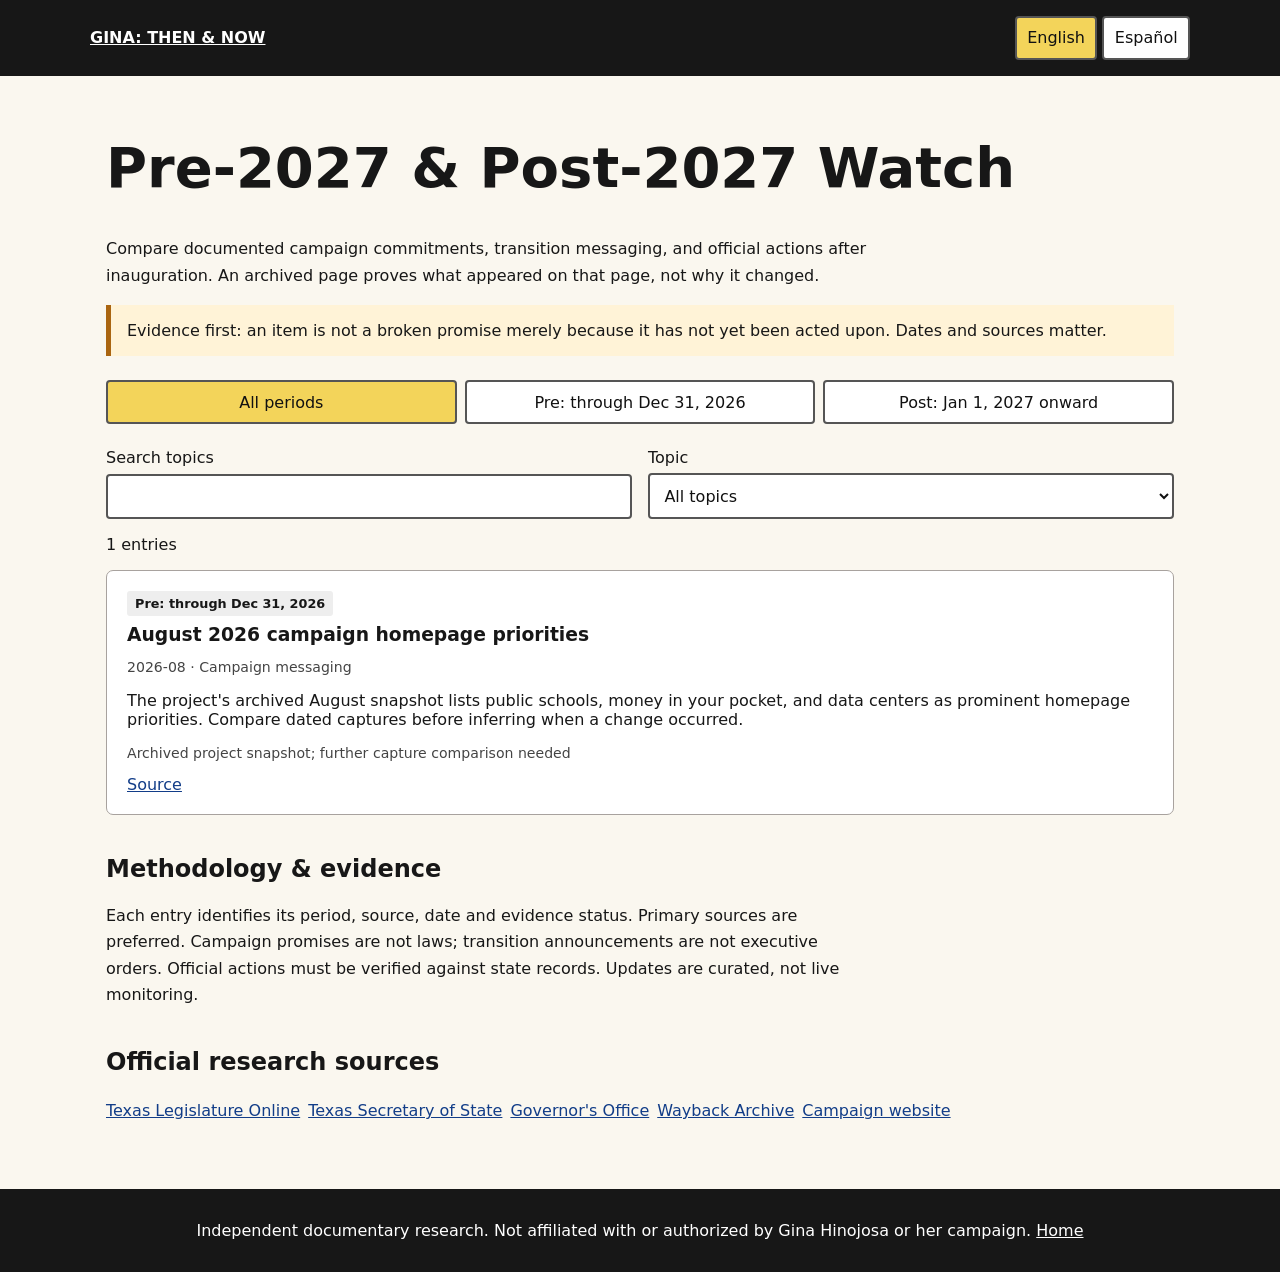
<file: election-watch.html>
<!doctype html><html lang="en"><head><meta charset="utf-8"><meta name="viewport" content="width=device-width,initial-scale=1"><title>Pre & Post Election Watch | Gina Then & Now</title><meta name="description" content="Independent, sourced tracking of campaign commitments, transition messaging and governing actions."><style>
:root{font-family:system-ui,Arial,sans-serif;color:#171717;background:#faf7ef}*{box-sizing:border-box}body{margin:0}a{color:#123d88}a:focus-visible,button:focus-visible,select:focus-visible,input:focus-visible{outline:3px solid #005fcc;outline-offset:3px}header{background:#171717;color:white;padding:1rem max(1rem,calc((100vw - 1100px)/2))}header a{color:white}.bar{display:flex;align-items:center;justify-content:space-between;gap:1rem;flex-wrap:wrap}button,select,input{font:inherit;padding:.65rem;border:2px solid #555;background:white;color:#111;border-radius:4px}button{cursor:pointer}button[aria-pressed=true]{background:#f3d45a;color:#111}main{max-width:1100px;margin:auto;padding:1.5rem 1rem 4rem}h1{font-size:clamp(2rem,5vw,3.5rem);line-height:1.1}h2{margin-top:2.5rem}.intro{max-width:75ch;line-height:1.65}.tabs{display:flex;flex-wrap:wrap;gap:.5rem;margin:1.5rem 0}.tabs button{flex:1 1 150px}.filters{display:flex;flex-wrap:wrap;gap:1rem;margin:1rem 0}.filters label{display:grid;gap:.4rem;flex:1 1 220px}.cards{display:grid;grid-template-columns:repeat(auto-fit,minmax(min(100%,310px),1fr));gap:1rem}.card{background:#fff;border:1px solid #a8a29e;padding:1.25rem;border-radius:7px}.card h3{margin:.5rem 0}.tag{display:inline-block;font-size:.8rem;font-weight:700;padding:.3rem .5rem;background:#eee;border-radius:3px}.meta{font-size:.88rem;color:#444}.sources a{display:inline-block;margin:.3rem .5rem .3rem 0}.notice{border-left:5px solid #aa6510;padding:1rem;background:#fff3d7}.empty{padding:2rem;border:1px dashed #777}footer{background:#171717;color:white;padding:2rem 1rem;text-align:center}footer a{color:white}@media(prefers-reduced-motion:reduce){*{scroll-behavior:auto!important}}</style></head><body>
<a href="#main" style="position:absolute;left:-9999px" onfocus="this.style.left='8px'" onblur="this.style.left='-9999px'">Skip to content</a>
<header><div class="bar"><a href="./index.html"><strong>GINA: THEN & NOW</strong></a><div><button type="button" data-lang="en" aria-pressed="true">English</button> <button type="button" data-lang="es" aria-pressed="false">Español</button></div></div></header>
<main id="main"><h1 data-t="title">Pre-2027 & Post-2027 Watch</h1><p class="intro" data-t="intro">Pre covers every record through December 31, 2026, including the transition. Post begins January 1, 2027, and tracks documented government actions. An archived page proves what appeared on that page, not why it changed.</p><p class="notice" data-t="notice">Evidence first: an item is not a broken promise merely because it has not yet been acted upon. Dates and sources matter.</p>
<div class="tabs" role="group" aria-label="Period"><button data-period="all" aria-pressed="true" data-t="all">All periods</button><button data-period="before" aria-pressed="false" data-t="before">Pre: through Dec 31, 2026</button><button data-period="office" aria-pressed="false" data-t="office">Post: Jan 1, 2027 onward</button></div>
<div class="filters"><label><span data-t="search">Search topics</span><input id="search" type="search" autocomplete="off"></label><label><span data-t="category">Topic</span><select id="category"></select></label></div><p id="count" role="status" aria-live="polite"></p><div id="records" class="cards"></div>
<h2 data-t="method">Methodology & evidence</h2><p class="intro" data-t="methodBody">Each entry identifies its period, source, date and evidence status. Primary sources are preferred. Campaign promises are not laws; transition announcements are not executive orders. Official actions must be verified against state records. Updates are curated, not live monitoring.</p>
<h2 data-t="official">Official research sources</h2><div class="sources"><a href="https://capitol.texas.gov/" target="_blank" rel="noopener">Texas Legislature Online</a><a href="https://www.sos.state.tx.us/" target="_blank" rel="noopener">Texas Secretary of State</a><a href="https://gov.texas.gov/" target="_blank" rel="noopener">Governor's Office</a><a href="https://web.archive.org/web/*/https://ginafortexas.com/" target="_blank" rel="noopener">Wayback Archive</a><a href="https://ginafortexas.com/" target="_blank" rel="noopener">Campaign website</a></div></main><footer>Independent documentary research. Not affiliated with or authorized by Gina Hinojosa or her campaign. <a href="./index.html">Home</a></footer>
<script>
const i18n={en:{title:"Pre-2027 & Post-2027 Watch",intro:"Compare documented campaign commitments, transition messaging, and official actions after inauguration. An archived page proves what appeared on that page, not why it changed.",notice:"Evidence first: an item is not a broken promise merely because it has not yet been acted upon. Dates and sources matter.",all:"All periods",before:"Pre: through Dec 31, 2026",transition:"Pre: through Dec 31, 2026",office:"Post: Jan 1, 2027 onward",search:"Search topics",category:"Topic",method:"Methodology & evidence",methodBody:"Each entry identifies its period, source, date and evidence status. Primary sources are preferred. Campaign promises are not laws; transition announcements are not executive orders. Official actions must be verified against state records. Updates are curated, not live monitoring.",official:"Official research sources",allTopics:"All topics",results:"entries",none:"No matching records",pending:"Awaiting verified entries",source:"Source"},es:{title:"Vigilancia antes y después de 2027",intro:"Antes incluye todos los registros hasta el 31 de diciembre de 2026, incluida la transición. Después comienza el 1 de enero de 2027 y documenta las acciones gubernamentales. Una página archivada demuestra qué aparecía, no por qué cambió.",notice:"Primero la evidencia: una promesa no está incumplida solo porque aún no se haya actuado. Importan las fechas y las fuentes.",all:"Todos los períodos",before:"Antes: hasta el 31 dic. 2026",transition:"Antes: hasta el 31 dic. 2026",office:"Después: desde el 1 ene. 2027",search:"Buscar temas",category:"Tema",method:"Metodología y evidencia",methodBody:"Cada entrada identifica período, fuente, fecha y estado de verificación. Se prefieren fuentes primarias. Las promesas no son leyes; los anuncios de transición no son órdenes ejecutivas. Las acciones oficiales deben verificarse en registros estatales. Las actualizaciones son seleccionadas, no monitoreo en vivo.",official:"Fuentes oficiales",allTopics:"Todos los temas",results:"entradas",none:"No hay registros coincidentes",pending:"En espera de entradas verificadas",source:"Fuente"}};
const entries=[{id:"campaign-aug-2026",period:"before",date:"2026-08",topic:"Campaign messaging",topicEs:"Mensajes de campaña",title:"August 2026 campaign homepage priorities",titleEs:"Prioridades de la página de campaña en agosto de 2026",detail:"The project's archived August snapshot lists public schools, money in your pocket, and data centers as prominent homepage priorities. Compare dated captures before inferring when a change occurred.",detailEs:"La captura archivada de agosto del proyecto enumera escuelas públicas, dinero en su bolsillo y centros de datos. Compare capturas fechadas antes de inferir cuándo ocurrió un cambio.",status:"Archived project snapshot; further capture comparison needed",statusEs:"Captura archivada del proyecto; falta comparar fechas",url:"https://web.archive.org/web/*/https://ginafortexas.com/"}];
let lang=localStorage.getItem("gina-watch-lang")==="es"?"es":"en",period=new URLSearchParams(location.search).get("period")==="office"?"office":new URLSearchParams(location.search).get("period")==="before"?"before":"all";
const el=id=>document.getElementById(id);const tr=k=>i18n[lang][k]||k;
function render(){document.documentElement.lang=lang;document.querySelectorAll("[data-t]").forEach(n=>n.textContent=tr(n.dataset.t));document.querySelectorAll("[data-lang]").forEach(n=>n.setAttribute("aria-pressed",String(n.dataset.lang===lang)));document.querySelectorAll("[data-period]").forEach(n=>n.setAttribute("aria-pressed",String(n.dataset.period===period)));const cat=el("category"),selected=cat.value;cat.replaceChildren();const opt=document.createElement("option");opt.value="";opt.textContent=tr("allTopics");cat.append(opt);[...new Set(entries.map(e=>e.topic))].forEach(c=>{const o=document.createElement("option");o.value=c;o.textContent=lang==="es"?(entries.find(e=>e.topic===c).topicEs||c):c;cat.append(o)});cat.value=selected;draw()}
function draw(){const q=el("search").value.toLocaleLowerCase(),c=el("category").value;const matches=entries.filter(e=>(period==="all"||(period==="before"&&e.date<"2027")||(period==="office"&&e.date>="2027"))&&(!c||e.topic===c)&&JSON.stringify(e).toLocaleLowerCase().includes(q));el("count").textContent=matches.length+" "+tr("results");el("records").replaceChildren();matches.forEach(e=>{const a=document.createElement("article");a.className="card";const tag=document.createElement("span");tag.className="tag";tag.textContent=e.date<"2027"?tr("before"):tr("office");const h=document.createElement("h3");h.textContent=lang==="es"?e.titleEs:e.title;const date=document.createElement("p");date.className="meta";date.textContent=e.date+" · "+(lang==="es"?e.topicEs:e.topic);const p=document.createElement("p");p.textContent=lang==="es"?e.detailEs:e.detail;const status=document.createElement("p");status.className="meta";status.textContent=lang==="es"?e.statusEs:e.status;const link=document.createElement("a");link.href=e.url;link.target="_blank";link.rel="noopener";link.textContent=tr("source");a.append(tag,h,date,p,status,link);el("records").append(a)});if(!matches.length){const p=document.createElement("p");p.className="empty";p.textContent=period==="office"?(lang==="es"?"La vigilancia posterior comienza el 1 de enero de 2027. Aún no hay acciones oficiales verificadas.":"Post-2027 tracking begins January 1, 2027. No verified official actions have been added yet."):tr("none");el("records").append(p)}}
document.querySelectorAll("[data-lang]").forEach(b=>b.addEventListener("click",()=>{lang=b.dataset.lang;localStorage.setItem("gina-watch-lang",lang);render()}));document.querySelectorAll("[data-period]").forEach(b=>b.addEventListener("click",()=>{period=b.dataset.period;render()}));el("search").addEventListener("input",draw);el("category").addEventListener("change",draw);render();
</script></body></html>
</file>
<file: styles.css>
*{box-sizing:border-box}
:root{--bg:#fbfbf8;--text:#0a0b0d;--dark:#1b1c1d;--paper:#fff;--yellow:#e8ff77;--red:#0052ff;--border:#afb0aa;--focus:#0052ff;--lime:#e8ff77;--blue:#0052ff;--muted:#808178}
html{scroll-behavior:smooth;scroll-padding-top:150px}
body{margin:0;font-family:Arial,Helvetica,sans-serif;background:var(--bg);color:var(--text);font-size:16px;line-height:1.5}
img{max-width:100%;height:auto}
a,button,input,select{font:inherit}
a{overflow-wrap:anywhere}
button{cursor:pointer}
.sr-only{position:absolute!important;width:1px!important;height:1px!important;padding:0!important;margin:-1px!important;overflow:hidden!important;clip:rect(0,0,0,0)!important;white-space:nowrap!important;border:0!important}
.skip-link{position:fixed;left:12px;top:12px;z-index:1000;background:#fff;color:#111;padding:12px 16px;border:3px solid #111;transform:translateY(-180%);font-weight:900}
.skip-link:focus{transform:none}
:focus-visible{outline:3px solid var(--focus);outline-offset:3px}
.top{position:sticky;top:0;z-index:30;background:var(--bg);border-bottom:1px solid #222}
.disclaimer{font-size:11px;letter-spacing:.09em;text-align:center;padding:8px 4vw;background:#111;color:#fff;font-weight:700}
.navwrap{display:grid;grid-template-columns:auto 1fr auto;align-items:center;gap:24px;padding:12px 4vw}
.brand{display:flex;align-items:center;gap:10px;text-decoration:none;color:#111;font-weight:900;min-width:0}
.brand img{height:38px;width:110px;object-fit:contain}
.brand span{border-left:1px solid #777;padding-left:10px;letter-spacing:.12em;white-space:nowrap}
.navwrap nav{display:flex;justify-content:center;gap:16px;flex-wrap:wrap}
.navwrap nav a{color:#111;text-decoration:none;font-size:12px;font-weight:800;letter-spacing:.05em;padding:9px 4px;border-bottom:2px solid transparent}
.navwrap nav a:hover,.navwrap nav a:focus-visible{border-bottom-color:#111}
.header-actions{display:flex;align-items:center;gap:10px}
.language-switcher{display:flex;border:1px solid #111;border-radius:999px;padding:2px;background:#fff}
.lang-btn{border:0;background:transparent;color:#111;padding:8px 10px;border-radius:999px;font-size:12px;font-weight:900;min-width:42px}
.lang-btn.is-active{background:#111;color:#fff}
.menu-toggle{display:none;align-items:center;gap:8px;border:1px solid #111;background:#fff;color:#111;padding:9px 12px;font-weight:900}
.menu-icon,.menu-icon::before,.menu-icon::after{display:block;width:18px;height:2px;background:#111;content:"";position:relative}
.menu-icon::before{position:absolute;top:-6px}.menu-icon::after{position:absolute;top:6px}
.hero{position:relative;min-height:min(72vh,760px);height:72vh;overflow:hidden;background:#1b1c1d}
.hero>img{width:100%;height:100%;object-fit:cover;object-position:center}
.overlay{position:absolute;inset:0;background:linear-gradient(90deg,rgba(0,0,0,.82),rgba(0,0,0,.22))}
.heroText{position:absolute;left:7vw;top:50%;transform:translateY(-50%);max-width:760px;color:#fff;padding-right:5vw}
.eyebrow{font-size:13px;font-weight:900;letter-spacing:.16em}
.hero h1{font-size:clamp(48px,8vw,108px);line-height:.9;margin:12px 0}
.hero h1 em{font-family:Georgia,serif;font-weight:400}
.heroText>p:not(.eyebrow){font-size:clamp(17px,2vw,21px);line-height:1.55;max-width:640px}
.btn{display:inline-block;margin-top:20px;background:var(--yellow);color:#111;padding:15px 22px;text-decoration:none;font-weight:900;letter-spacing:.06em;border:2px solid #111}
.intro,.section{padding:clamp(54px,8vw,90px) 7vw}
.intro{display:grid;grid-template-columns:minmax(0,1fr) minmax(0,1.4fr);gap:50px;border-bottom:1px solid var(--border)}
.intro h2,.section h2{font-size:clamp(38px,6vw,76px);margin:8px 0;line-height:.95}
.intro p,.lede{font-size:clamp(18px,2vw,21px);line-height:1.6}
.stamp{display:inline-block;font-size:12px;font-weight:900;letter-spacing:.14em;border:1px solid #111;padding:8px 10px}
.sectionHead{display:flex;gap:22px;align-items:flex-start;margin-bottom:35px}
.sectionHead>span{font-family:Georgia,serif;font-size:clamp(44px,6vw,60px);color:var(--red);line-height:1}
.sectionHead p{margin:5px 0;font-weight:800;text-transform:uppercase;letter-spacing:.1em;font-size:12px}
.cards{display:grid;grid-template-columns:repeat(3,minmax(0,1fr));gap:16px}
.card{background:#fff;padding:24px;border:1px solid #c6bdad}
.card h3{font-size:22px;margin:0 0 10px}.card p{line-height:1.55;margin:0}
.dark{background:#1b1c1d;color:#f7f2e8}.dark .sectionHead>span{color:var(--yellow)}
.changeGrid{display:grid;grid-template-columns:repeat(2,minmax(0,1fr));gap:20px}
.changeGrid>div{border:1px solid #8f8f8f;padding:28px}
.navDemo{font-size:clamp(16px,2vw,20px);font-weight:900;line-height:1.8;overflow-wrap:anywhere}
.navDemo mark{background:var(--yellow);color:#111;padding:5px}
.note{margin-top:30px;border-left:6px solid var(--yellow);background:#262626;padding:22px;line-height:1.6}
.senateTransition{display:grid;grid-template-columns:minmax(220px,340px) minmax(0,1fr);gap:45px;align-items:center;margin-top:45px}
.poster img{width:100%;display:block;box-shadow:0 20px 50px rgba(0,0,0,.28)}
.bigquote{font-family:Georgia,serif;font-size:clamp(36px,5vw,68px);line-height:1.03;margin:8px 0 20px}
.senateTransition p{font-size:19px;line-height:1.55}
.campaign2026{background:#f1f5f9}
.currentGrid{display:grid;grid-template-columns:repeat(3,minmax(0,1fr));gap:16px}
.currentGrid article{background:#fff;border:1px solid #c6bdad;padding:24px;display:flex;flex-direction:column;min-height:280px}
.currentGrid h3{font-size:24px;margin:14px 0 10px}
.currentGrid p{line-height:1.55;flex:1}
.currentGrid a{font-weight:900;color:#111;text-decoration-thickness:2px;text-underline-offset:4px}
.status{font-size:10px;letter-spacing:.12em;font-weight:900;padding:7px 9px;display:inline-block;align-self:flex-start;border:1px solid #111}
.status.same{background:var(--yellow)}.status.reframed{background:#fbfbf8}.status.changed{background:#111;color:#fff}
.voting{background:#fffdf8}.voting code{background:#eef0f3;padding:.12em .35em;border-radius:3px;font-size:.9em}
.voteDataset{margin:22px 0;background:#f4ffd0;color:#111;border-left-color:#111}
.voteStats{display:grid;grid-template-columns:repeat(4,minmax(0,1fr));gap:12px;margin:30px 0}
.voteStats>div{background:#111;color:#fff;padding:24px;border-top:5px solid var(--yellow)}
.voteStats span{display:block;font-size:clamp(34px,4vw,58px);font-weight:900;line-height:1}
.voteStats small{display:block;margin-top:8px;font-size:10px;font-weight:900;letter-spacing:.12em;color:#eee}
.voteControls{display:grid;grid-template-columns:2fr repeat(3,minmax(0,1fr));gap:12px;align-items:end;margin:22px 0}
.voteControls label{display:grid;gap:7px;font-size:11px;font-weight:900;letter-spacing:.1em;text-transform:uppercase}
.voteControls input[type="search"],.voteControls select{width:100%;min-height:48px;padding:11px 12px;border:2px solid #777;background:#fff;color:#111;text-transform:none;letter-spacing:0;border-radius:0}
.voteControls input[type="search"]:focus,.voteControls select:focus{border-color:#111}
.keyVoteToggle{grid-column:1/-1;display:flex!important;align-items:center;gap:9px!important;text-transform:none!important;letter-spacing:0!important;font-size:14px!important}
.keyVoteToggle input{width:20px;height:20px}
.voteStatus{padding:15px 0;font-weight:800;color:#4d4d4d}
.voteResults{display:grid;gap:12px}
.voteCard{display:grid;grid-template-columns:minmax(120px,160px) minmax(0,1fr) auto;gap:18px;align-items:start;background:#fff;border:1px solid #c6bdad;padding:20px}
.voteBill{font-size:23px;font-weight:900;line-height:1.05}.voteMeta{margin-top:8px;color:#555;font-size:12px;font-weight:700}
.voteCard h3{margin:0 0 7px;font-size:19px}.voteCard p{margin:0;line-height:1.5}
.voteTags{display:flex;flex-wrap:wrap;gap:7px;margin-top:12px}
.voteTag{font-size:10px;font-weight:900;letter-spacing:.08em;border:1px solid #777;padding:5px 7px;background:#fbfbf8}
.voteChoice{min-width:120px;text-align:center;padding:12px 10px;font-weight:900;letter-spacing:.06em;border:2px solid #111}
.voteChoice.yes{background:var(--yellow)}.voteChoice.no{background:#111;color:#fff}
.voteChoice.absent,.voteChoice.excused,.voteChoice.present_not_voting,.voteChoice.paired,.voteChoice.no_individual_record,.voteChoice.unknown{background:#eef0f3}
.voteSource{display:inline-block;margin-top:12px;font-size:12px;font-weight:900;color:#111;text-decoration-thickness:2px;text-underline-offset:4px}
.voteEmpty{border:2px dashed #8a8174;background:#f1f5f9;padding:30px;line-height:1.6}.voteEmpty strong{font-size:19px}
.voteRule{background:#f1f5f9;color:#111;border-left-color:var(--red)}
.compare{background:#fbfbf8}
.tableWrap{overflow:auto;border:1px solid #c6bdad;background:#fff}
table{width:100%;border-collapse:collapse;min-width:1380px}
th,td{border:1px solid #c6bdad;text-align:left;padding:18px;vertical-align:top;line-height:1.5}
th{background:#111;color:#fff;font-size:13px;letter-spacing:.06em}
td:first-child{font-weight:900;width:14%}.compare td:not(:first-child){width:17.2%}
.fine{font-size:13px;color:#4d4d4d;max-width:900px}
.sourceList{display:grid;gap:12px}
.sourceList a{display:grid;grid-template-columns:190px minmax(0,1fr);gap:20px;text-decoration:none;color:#111;background:#fff;border:1px solid #c6bdad;padding:20px;transition:transform .2s,border-color .2s}
.sourceList a:hover{transform:translateX(4px);border-color:#111}.sourceList span{color:#4d4d4d}
footer{padding:35px 7vw;background:#111;color:#eee;font-size:12px;text-align:center;letter-spacing:.05em}
.pst-credit{margin-top:18px;font-size:14px;font-weight:900;letter-spacing:.06em}.pst-credit a{color:#e8ff77;text-decoration-thickness:2px;text-underline-offset:4px}

@media(max-width:1050px){
  .navwrap{grid-template-columns:auto auto;justify-content:space-between}
  .header-actions{justify-self:end}
  .menu-toggle{display:flex}
  .navwrap nav{display:none;grid-column:1/-1;justify-content:stretch;background:#fff;border:1px solid #111;padding:8px}
  .navwrap nav.is-open{display:grid;grid-template-columns:repeat(3,minmax(0,1fr))}
  .navwrap nav a{padding:12px}
}
@media(max-width:900px){
  .intro,.changeGrid,.senateTransition{grid-template-columns:1fr}
  .cards,.currentGrid{grid-template-columns:repeat(2,minmax(0,1fr))}
  .senateTransition .poster{max-width:360px}
  .sourceList a{grid-template-columns:1fr}
  .voteStats{grid-template-columns:repeat(2,minmax(0,1fr))}
  .voteControls{grid-template-columns:repeat(2,minmax(0,1fr))}
  .voteSearch{grid-column:1/-1}
  .voteCard{grid-template-columns:1fr auto}
  .voteCard>div:nth-child(2){grid-column:1/-1;grid-row:2}
}
@media(max-width:620px){
  html{scroll-padding-top:185px}
  .disclaimer{font-size:10px;letter-spacing:.05em;padding:7px 12px}
  .navwrap{padding:10px 14px;gap:10px}
  .brand img{width:84px;height:34px}.brand span{font-size:12px;letter-spacing:.08em}
  .header-actions{gap:6px}.lang-btn{min-width:36px;padding:7px}.menu-toggle{padding:8px 9px}
  .navwrap nav.is-open{grid-template-columns:1fr 1fr}
  .hero{height:auto;min-height:620px}
  .heroText{left:5vw;right:5vw;top:auto;bottom:8vh;transform:none;padding-right:0}
  .hero h1{font-size:clamp(46px,14vw,64px)}
  .intro,.section{padding:52px 5vw}
  .cards,.currentGrid,.voteStats,.voteControls{grid-template-columns:1fr}
  .voteSearch{grid-column:auto}
  .voteCard{grid-template-columns:1fr}
  .voteCard>div:nth-child(2){grid-column:auto;grid-row:auto}
  .voteChoice{justify-self:start;min-width:0}
  .sectionHead{gap:14px}.sectionHead>span{font-size:44px}
  .sourceList a{padding:18px}
}
@media(max-width:380px){
  .brand span{display:none}
  .navwrap nav.is-open{grid-template-columns:1fr}
  .heroText{bottom:6vh}
  .btn{width:100%;text-align:center}
}
@media(prefers-reduced-motion:reduce){
  html{scroll-behavior:auto}
  *,*::before,*::after{animation-duration:.01ms!important;animation-iteration-count:1!important;transition-duration:.01ms!important}
  .sourceList a:hover{transform:none}
}
@media(forced-colors:active){
  .status,.voteChoice,.btn,.lang-btn,.menu-toggle{forced-color-adjust:auto}
}


/* Documentary evidence pass */
.archive-mark{display:grid;place-items:center;width:46px;height:46px;background:#111;color:#fff;border:2px solid #111;font-family:Georgia,serif;font-size:18px;font-weight:900;letter-spacing:-.04em;flex:0 0 auto}
.brand img{display:none!important}
.archive-hero{background:radial-gradient(circle at 78% 25%,#588af5 0,transparent 25%),linear-gradient(135deg,#0f0f0f 0%,#1b1c1d 58%,#0052ff 100%);height:auto;min-height:680px}
.archive-hero::before{content:"ARCHIVE / RECORD / SOURCES";position:absolute;right:-80px;top:45%;transform:rotate(90deg);color:rgba(255,255,255,.12);font-size:15px;font-weight:900;letter-spacing:.25em}
.archive-hero .heroText{top:50%}
.archive-rule{display:inline-block!important;margin:0 0 8px!important;padding:8px 10px;border:1px solid rgba(255,255,255,.55);font-size:11px!important;font-weight:900;letter-spacing:.1em!important;line-height:1.3!important;background:rgba(0,0,0,.22)}
.claim-actions{margin-top:20px;padding-top:14px;border-top:1px solid #d8d0c2}
.claim-actions a,.evidence-strip a,.evidence-panel a{font-size:11px;font-weight:900;letter-spacing:.06em;color:inherit;text-decoration-thickness:2px;text-underline-offset:4px}
.evidence-strip{display:grid;grid-template-columns:repeat(4,minmax(0,1fr));gap:8px;margin:16px 0 32px}
.evidence-strip a{display:block;border:1px solid #8f8f8f;padding:13px;color:#fff;text-decoration:none;background:#222}
.evidence-strip a:hover,.evidence-strip a:focus-visible{background:#fff;color:#111}
.evidence-panel{min-height:310px;border:1px solid #7b7b7b;background:repeating-linear-gradient(135deg,#202020,#202020 14px,#242424 14px,#242424 28px);display:flex;flex-direction:column;justify-content:center;padding:32px}
.evidence-panel strong{display:block;font-family:Georgia,serif;font-size:clamp(42px,6vw,72px);line-height:1;color:var(--yellow);margin:10px 0 22px}
.evidence-kicker{font-size:11px!important;letter-spacing:.15em;font-weight:900!important;margin:0!important}
.checked-stamp{display:block;margin:12px 0 8px;font-size:10px;letter-spacing:.08em;font-weight:900;color:#555}
.compare-intro{margin:0 0 18px}.compare-intro h3{font-size:24px;margin:0 0 6px}.compare-intro p{margin:0;color:#555}
.issue-trails{display:grid;grid-template-columns:repeat(2,minmax(0,1fr));gap:16px;margin:0 0 34px}
.trail-card{background:#fff;border:1px solid #bbb2a2;padding:24px}.trail-card>h3{font-size:25px;margin:0 0 18px}
.trail-stage{display:grid;grid-template-columns:78px minmax(0,1fr);column-gap:12px;align-items:start}.trail-stage>span{grid-row:1/3;background:#111;color:#fff;font-weight:900;text-align:center;padding:7px 4px}.trail-stage p{margin:0 0 8px;line-height:1.45}.trail-stage a{font-size:11px;font-weight:900;color:#111;text-underline-offset:3px}
.trail-line{height:22px;border-left:2px solid var(--red);margin-left:38px}
.methodology{background:#111;color:#f7f2e8}.methodology .sectionHead>span{color:var(--yellow)}
.method-grid{display:grid;grid-template-columns:repeat(2,minmax(0,1fr));gap:14px}.method-grid article{border:1px solid #696969;padding:24px;background:#1c1c1c}.method-grid article>span{color:var(--yellow);font-family:Georgia,serif;font-size:34px}.method-grid h3{font-size:21px;margin:8px 0}.method-grid p{margin:0;color:#e2ddd4;line-height:1.55}
.corrections-box{display:grid;grid-template-columns:minmax(0,1fr) auto;gap:20px;align-items:center;margin-top:26px;border:2px solid var(--yellow);padding:24px}.corrections-box p{margin:7px 0 0}.corrections-box a{color:#111;background:var(--yellow);padding:13px 16px;text-decoration:none;font-weight:900;white-space:nowrap}
.record-badges{display:flex;flex-wrap:wrap;gap:6px;margin-bottom:9px}.record-badge{font-size:9px;line-height:1;font-weight:900;letter-spacing:.09em;padding:6px 7px;border:1px solid #111}.record-badge.type{background:#eef0f3}.record-badge.verified{background:#f4ffd0}
.vote-source-row{display:flex;flex-wrap:wrap;gap:14px}.voteSource.secondary{color:#555}
.footer-links a{color:#fff;font-weight:900;text-underline-offset:4px}
@media(max-width:1050px){.evidence-strip{grid-template-columns:repeat(2,minmax(0,1fr))}}
@media(max-width:760px){.issue-trails,.method-grid{grid-template-columns:1fr}.corrections-box{grid-template-columns:1fr}.corrections-box a{white-space:normal;text-align:center}.evidence-strip{grid-template-columns:1fr 1fr}}
@media(max-width:620px){.archive-hero{min-height:650px}.archive-hero::before{display:none}.evidence-strip{grid-template-columns:1fr}.trail-card{padding:19px}.record-badges{margin-top:4px}}

/* Scorecards research section */
.scorecards{background:#eef0f3}
.scorecard-rule{background:#fff;color:#111;border-left-color:#111}
.scorecardStats{display:grid;grid-template-columns:repeat(3,minmax(0,1fr));gap:12px;margin:28px 0}
.scorecardStats>div{background:#111;color:#fff;padding:22px;border-top:5px solid var(--yellow,#e8ff77)}
.scorecardStats span{display:block;font-size:clamp(34px,4vw,54px);font-weight:900;line-height:1}
.scorecardStats small{display:block;margin-top:8px;font-size:10px;font-weight:900;letter-spacing:.12em}
.scorecardGroups{display:grid;gap:18px}
.scorecardYear{background:#fff;border:1px solid #bfb6a7;padding:22px}
.scorecardYearHead{display:flex;align-items:end;justify-content:space-between;gap:20px;margin-bottom:14px}
.scorecardYearHead h3{font-size:32px;margin:0}
.scorecardYearHead span{font-size:12px;font-weight:900;letter-spacing:.08em}
.scorecardList{display:grid;grid-template-columns:repeat(2,minmax(0,1fr));gap:10px}
.scorecardItem{border:1px solid #d0c8ba;padding:16px;display:flex;flex-direction:column;gap:8px;min-width:0}
.scorecardItem strong{font-size:16px}
.scorecardItem small{font-weight:800;color:#555}
.scorecardItem a{align-self:flex-start;font-size:12px;font-weight:900;color:#111;text-decoration-thickness:2px;text-underline-offset:4px}
.crosscheck-example{margin-top:26px;background:#111;color:#fff;padding:24px;border-left:7px solid var(--yellow,#e8ff77)}
.crosscheck-example h3{font-size:26px;margin:0 0 10px}
.crosscheck-example p{max-width:950px;line-height:1.65}
.crosscheck-example .evidence-actions a{border-color:#fff;color:#fff}
@media(max-width:760px){
  .scorecardStats{grid-template-columns:1fr}
  .scorecardList{grid-template-columns:1fr}
  .scorecardYearHead{align-items:flex-start;flex-direction:column}
}

/* Gina campaign palette pass: dark charcoal, electric blue, acid-lime, warm off-white. */
.disclaimer{background:var(--blue);color:#fff}
.btn,.status.same,.voteChoice.yes,.corrections-box a{background:var(--lime)}
.sectionHead>span,.trail-line{color:var(--blue);border-color:var(--blue)}
.navwrap nav a:hover,.navwrap nav a:focus-visible{border-bottom-color:var(--blue)}
.lang-btn.is-active{background:var(--blue);color:#fff}
.archive-mark{background:var(--blue);border-color:var(--blue)}
.archive-hero{background:radial-gradient(circle at 78% 25%,rgba(88,138,245,.42) 0,transparent 27%),linear-gradient(135deg,#0a0b0d 0%,#1b1c1d 62%,#0052ff 100%)}
.evidence-panel strong,.methodology .sectionHead>span,.method-grid article>span{color:var(--lime)}
.voteStats>div,.scorecardStats>div{border-top-color:var(--lime)}
.voteChoice.no{background:var(--blue);color:#fff}
.voteRule{border-left-color:var(--blue)}
.compare th{background:var(--blue)}
.sourceList a:hover{border-color:var(--blue)}
footer{background:#0a0b0d}


/* Reliability + contrast fixes: Aug. 15, 2026 */
#compare.compare{background:#fbfbf8;color:#111}
#compare.compare .lede,#compare.compare .subsection-title{color:#111}
#compare.compare .tableWrap{background:#fff;border-color:#9e9588}
#compare.compare th{background:var(--blue);color:#fff}
#compare.compare td{background:#fff;color:#111}
#compare.compare .trail-card{background:#fff;color:#111;border-color:#9e9588}
#compare.compare .trail-card h3,#compare.compare .trail-stage p,#compare.compare .trail-stage a{color:#111}
#compare.compare .trail-stage>span{background:var(--blue);color:#fff}
#compare.compare .trail-line{border-color:var(--blue)}
#voting .voteCard{color:#111}
#voting .voteCard a{color:#111}
#voting .voteMeta{color:#555}
#voting .voteFallback{background:#fff;color:#111;padding:18px;border:1px solid #c6bdad}

/* Key & controversial votes research UI */
#voting .evidenceNote{display:flex;gap:14px;align-items:flex-start;margin:24px 0;padding:18px 20px;background:#101f4f;border-left:6px solid var(--lime);color:#fff}
#voting .evidenceNote strong{flex:0 0 auto;color:var(--lime);font-size:11px;letter-spacing:.1em}
#voting .evidenceNote span{line-height:1.55}
#voting .voteStats{grid-template-columns:repeat(6,minmax(0,1fr))}
#voting .voteTools{display:grid;grid-template-columns:2fr repeat(4,minmax(150px,1fr));gap:12px;align-items:end;margin:24px 0}
#voting .voteTools label{display:grid;gap:7px;font-size:11px;font-weight:900;letter-spacing:.08em;text-transform:uppercase;color:#fff}
#voting .voteTools input[type="search"],#voting .voteTools select{width:100%;min-height:48px;padding:11px 12px;border:2px solid #777;background:#fff;color:#111;text-transform:none;letter-spacing:0;border-radius:0}
#voting .checkboxLabel{grid-column:1/-1;display:flex!important;align-items:center;gap:9px!important;text-transform:none!important;letter-spacing:0!important;font-size:14px!important}
#voting .checkboxLabel input{width:20px;height:20px}
#voting .data-status{font-weight:900;color:#f7f2e8;margin:14px 0}
#voting .voteCard{grid-template-columns:minmax(0,1fr) auto;color:#111;border-left:6px solid var(--blue)}
#voting .voteTopline{display:flex;flex-wrap:wrap;gap:8px;align-items:center;margin-bottom:9px}
#voting .voteType{display:inline-block;font-size:10px;font-weight:900;letter-spacing:.09em;text-transform:uppercase;color:#333}
#voting .verifyBadge{display:inline-block;font-size:9px;font-weight:900;letter-spacing:.08em;padding:5px 7px;border:1px solid #111}
#voting .verifyBadge.verified{background:var(--lime);color:#111}
#voting .verifyBadge.pending{background:#fff3c4;color:#111}
#voting .whyIncluded{margin-top:12px!important;padding-top:10px;border-top:1px solid #ddd;font-size:13px;color:#333}
#voting .claim-actions{display:flex;gap:14px;flex-wrap:wrap}
#voting .claim-actions a{color:var(--blue);font-weight:900}
#voting .voteChoice.present_not_voting,#voting .voteChoice.absent,#voting .voteChoice.excused{background:#eef0f3;color:#111}
@media(max-width:1200px){#voting .voteStats{grid-template-columns:repeat(3,minmax(0,1fr))}#voting .voteTools{grid-template-columns:repeat(2,minmax(0,1fr))}}
@media(max-width:700px){#voting .voteStats,#voting .voteTools{grid-template-columns:1fr}#voting .voteCard{grid-template-columns:1fr}#voting .voteChoice{min-width:0;width:100%}#voting .evidenceNote{flex-direction:column}}

/* 2025 legislative record: force high-contrast black text */
#record2025{
  background:#f7f2e8;
  color:#111;
}
#record2025 .sectionHead p,
#record2025 .sectionHead h2,
#record2025 .lede,
#record2025 .card,
#record2025 .card h3,
#record2025 .card p{
  color:#111;
}
#record2025 .sectionHead>span{
  color:var(--blue);
}
#record2025 .card{
  background:#fff;
  border-color:#c6bdad;
}
#record2025 .claim-actions{
  border-top-color:#d8d0c2;
}
#record2025 .claim-actions a{
  color:var(--blue);
}

/* FINAL 2025 VISIBILITY OVERRIDE */
#record2025,#record2025.record2025-light{background:#f7f2e8!important;color:#000!important}
#record2025 *,#record2025 p,#record2025 h2,#record2025 h3,#record2025 .lede,#record2025 .sectionHead p,#record2025 .sectionHead h2,#record2025 .card,#record2025 .card p,#record2025 .card h3{color:#000!important;opacity:1!important;visibility:visible!important}
#record2025 .card{background:#fff!important;border:2px solid #111!important}
#record2025 .sectionHead>span{color:#0052ff!important}
#record2025 .claim-actions a{color:#003dcc!important;background:#fff!important;text-decoration:underline!important}
</file>
